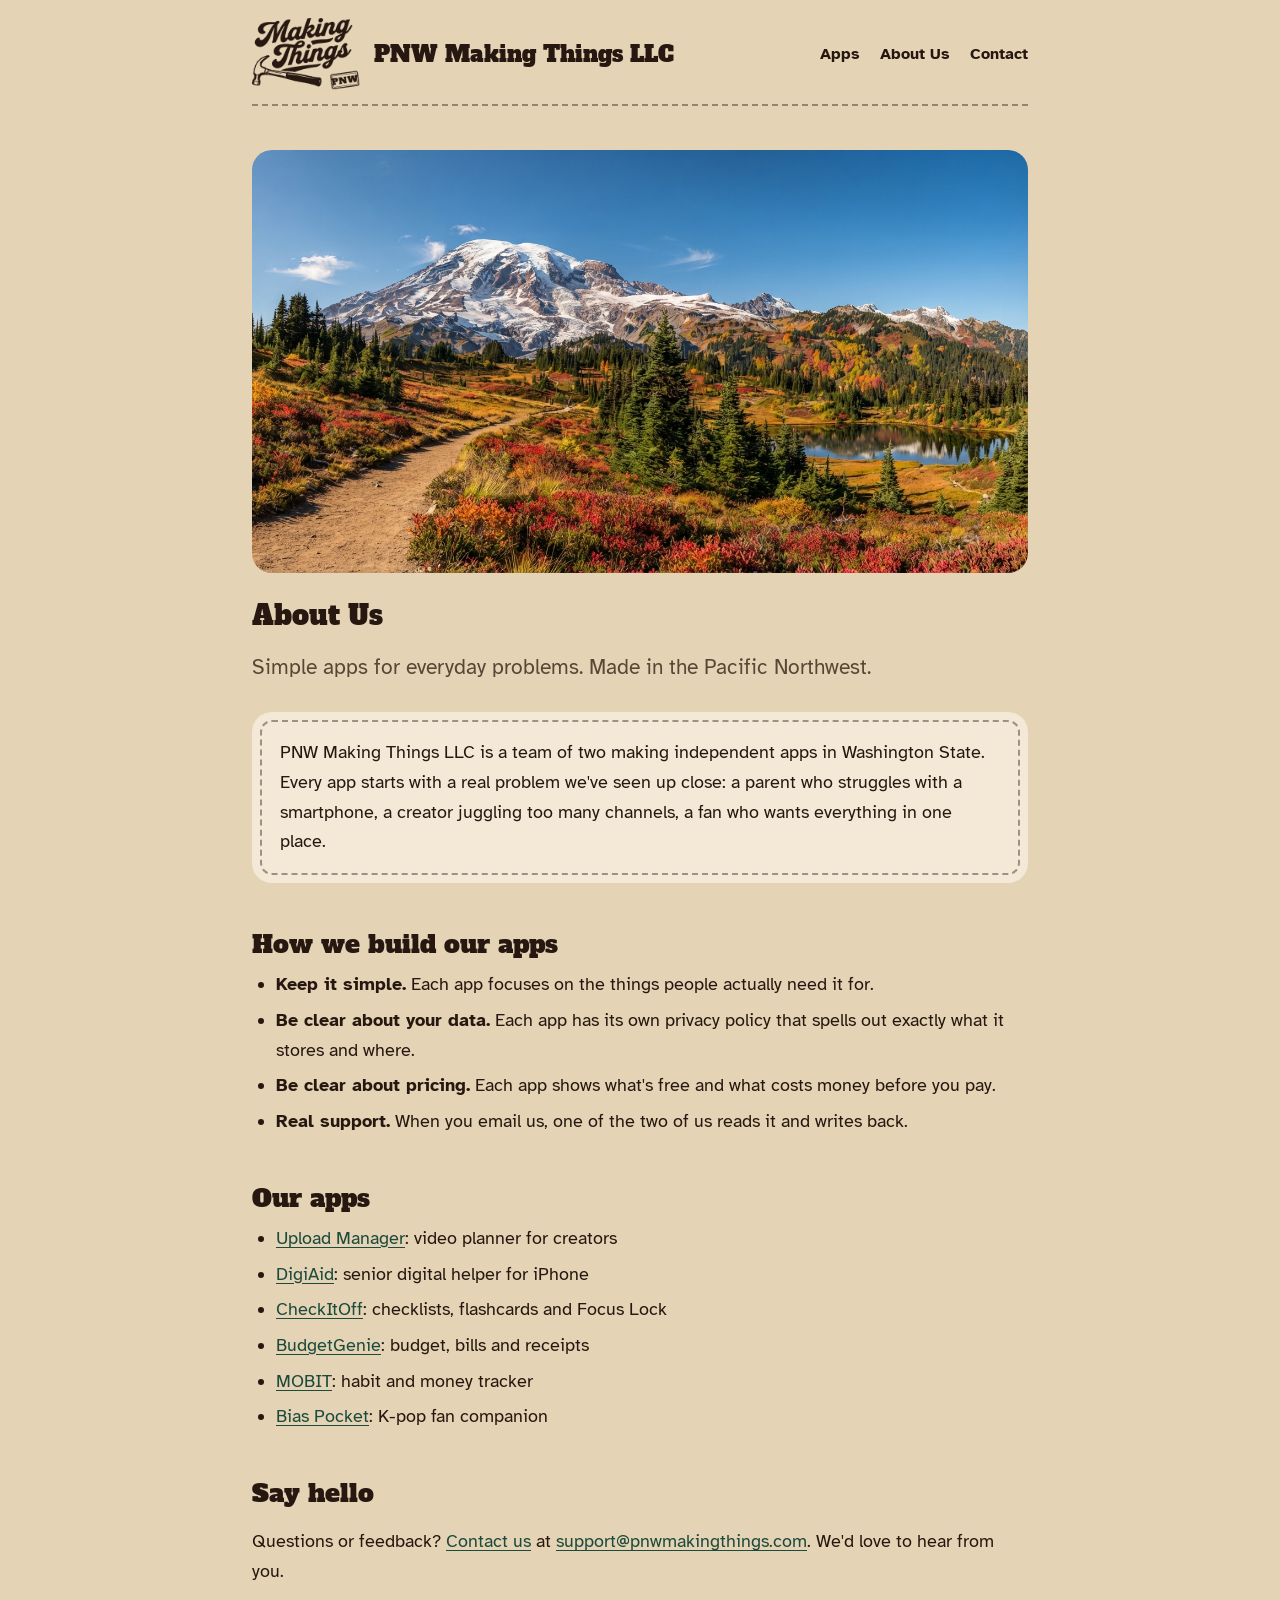
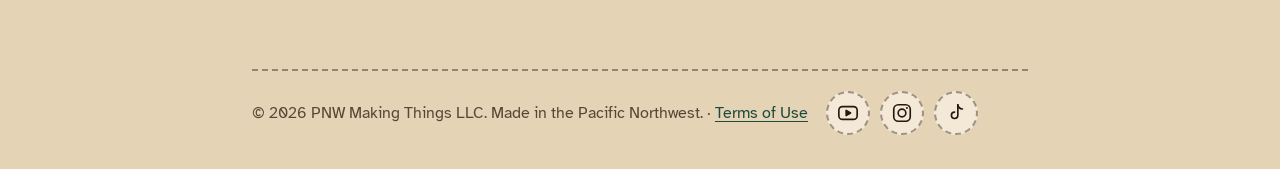
<file: about/index.html>
<!DOCTYPE html>
<html lang="en">
<head>
<meta charset="utf-8">
<meta name="viewport" content="width=device-width, initial-scale=1">
<title>About Us | PNW Making Things LLC</title>
<meta name="description" content="About PNW Making Things LLC, an app maker in the Pacific Northwest.">
<link rel="icon" type="image/png" href="../assets/favicon.png">
<link rel="stylesheet" href="../style.css?v=5">
</head>
<body>
<div class="shell">
<header class="top">
<a class="brand" href="../"><img src="../assets/logo.png" alt="" width="520" height="354"><span>PNW Making Things LLC</span></a>
<nav aria-label="Site"><a href="../#apps">Apps</a><a href="../about/">About Us</a><a href="../contact/">Contact</a></nav>
</header>
<main>
<article class="policy">
<img src="../assets/Gemini_Generated_Image_dl5glbdl5glbdl5g.jpg" alt="A trail below Mount Rainier in fall colors" style="display:block;width:100%;height:auto;border-radius:20px;margin:0 0 28px">
<h1>About Us</h1>
<p class="lead">Simple apps for everyday problems. Made in the Pacific Northwest.</p>
<div class="patch" style="margin-top:28px">
<p style="margin:0">PNW Making Things LLC is a team of two making independent apps in Washington State. Every app starts with a real problem we've seen up close: a parent who struggles with a smartphone, a creator juggling too many channels, a fan who wants everything in one place.</p>
</div>
<h2>How we build our apps</h2>
<ul>
<li><strong>Keep it simple.</strong> Each app focuses on the things people actually need it for.</li>
<li><strong>Be clear about your data.</strong> Each app has its own privacy policy that spells out exactly what it stores and where.</li>
<li><strong>Be clear about pricing.</strong> Each app shows what's free and what costs money before you pay.</li>
<li><strong>Real support.</strong> When you email us, one of the two of us reads it and writes back.</li>
</ul>
<h2>Our apps</h2>
<ul>
<li><a href="../upload-manager/">Upload Manager</a>: video planner for creators</li>
<li><a href="../digiaid/">DigiAid</a>: senior digital helper for iPhone</li>
<li><a href="../checkitoff/">CheckItOff</a>: checklists, flashcards and Focus Lock</li>
<li><a href="../budgetgenie/">BudgetGenie</a>: budget, bills and receipts</li>
<li><a href="../mobit/">MOBIT</a>: habit and money tracker</li>
<li><a href="../bias-pocket/">Bias Pocket</a>: K-pop fan companion</li>
</ul>
<h2>Say hello</h2>
<p>Questions or feedback? <a href="../contact/">Contact us</a> at <a href="mailto:support@pnwmakingthings.com">support@pnwmakingthings.com</a>. We'd love to hear from you.</p>
</article>
</main>
<footer><span>&copy; 2026 PNW Making Things LLC. Made in the Pacific Northwest. &middot; <a href="../terms/">Terms of Use</a></span>
<ul class="social" aria-label="Follow us">
<li><a href="https://www.youtube.com/@PNWMakingThings" target="_blank" rel="noopener" aria-label="PNW Making Things LLC on YouTube"><svg viewBox="0 0 24 24" width="22" height="22" aria-hidden="true" fill="none" stroke="currentColor" stroke-width="1.8" stroke-linejoin="round"><rect x="2" y="5" width="20" height="14" rx="4"/><path d="M10 9.2v5.6l4.8-2.8z" fill="currentColor"/></svg></a></li>
<li><a href="https://www.instagram.com/pnwmakingthings/" target="_blank" rel="noopener" aria-label="PNW Making Things LLC on Instagram"><svg viewBox="0 0 24 24" width="22" height="22" aria-hidden="true" fill="none" stroke="currentColor" stroke-width="1.8"><rect x="3" y="3" width="18" height="18" rx="5"/><circle cx="12" cy="12" r="4.2"/><circle cx="17.4" cy="6.6" r="1.1" fill="currentColor" stroke="none"/></svg></a></li>
<li><a href="https://www.tiktok.com/@pnwmakingthings" target="_blank" rel="noopener" aria-label="PNW Making Things LLC on TikTok"><svg viewBox="0 0 24 24" width="22" height="22" aria-hidden="true" fill="none" stroke="currentColor" stroke-width="1.8" stroke-linecap="round" stroke-linejoin="round"><path d="M14 3v11.5a3.5 3.5 0 1 1-3.5-3.5"/><path d="M14 3c.4 2.6 2.2 4.4 5 4.6"/></svg></a></li>
</ul>
</footer>
</div>
</body>
</html>
</file>
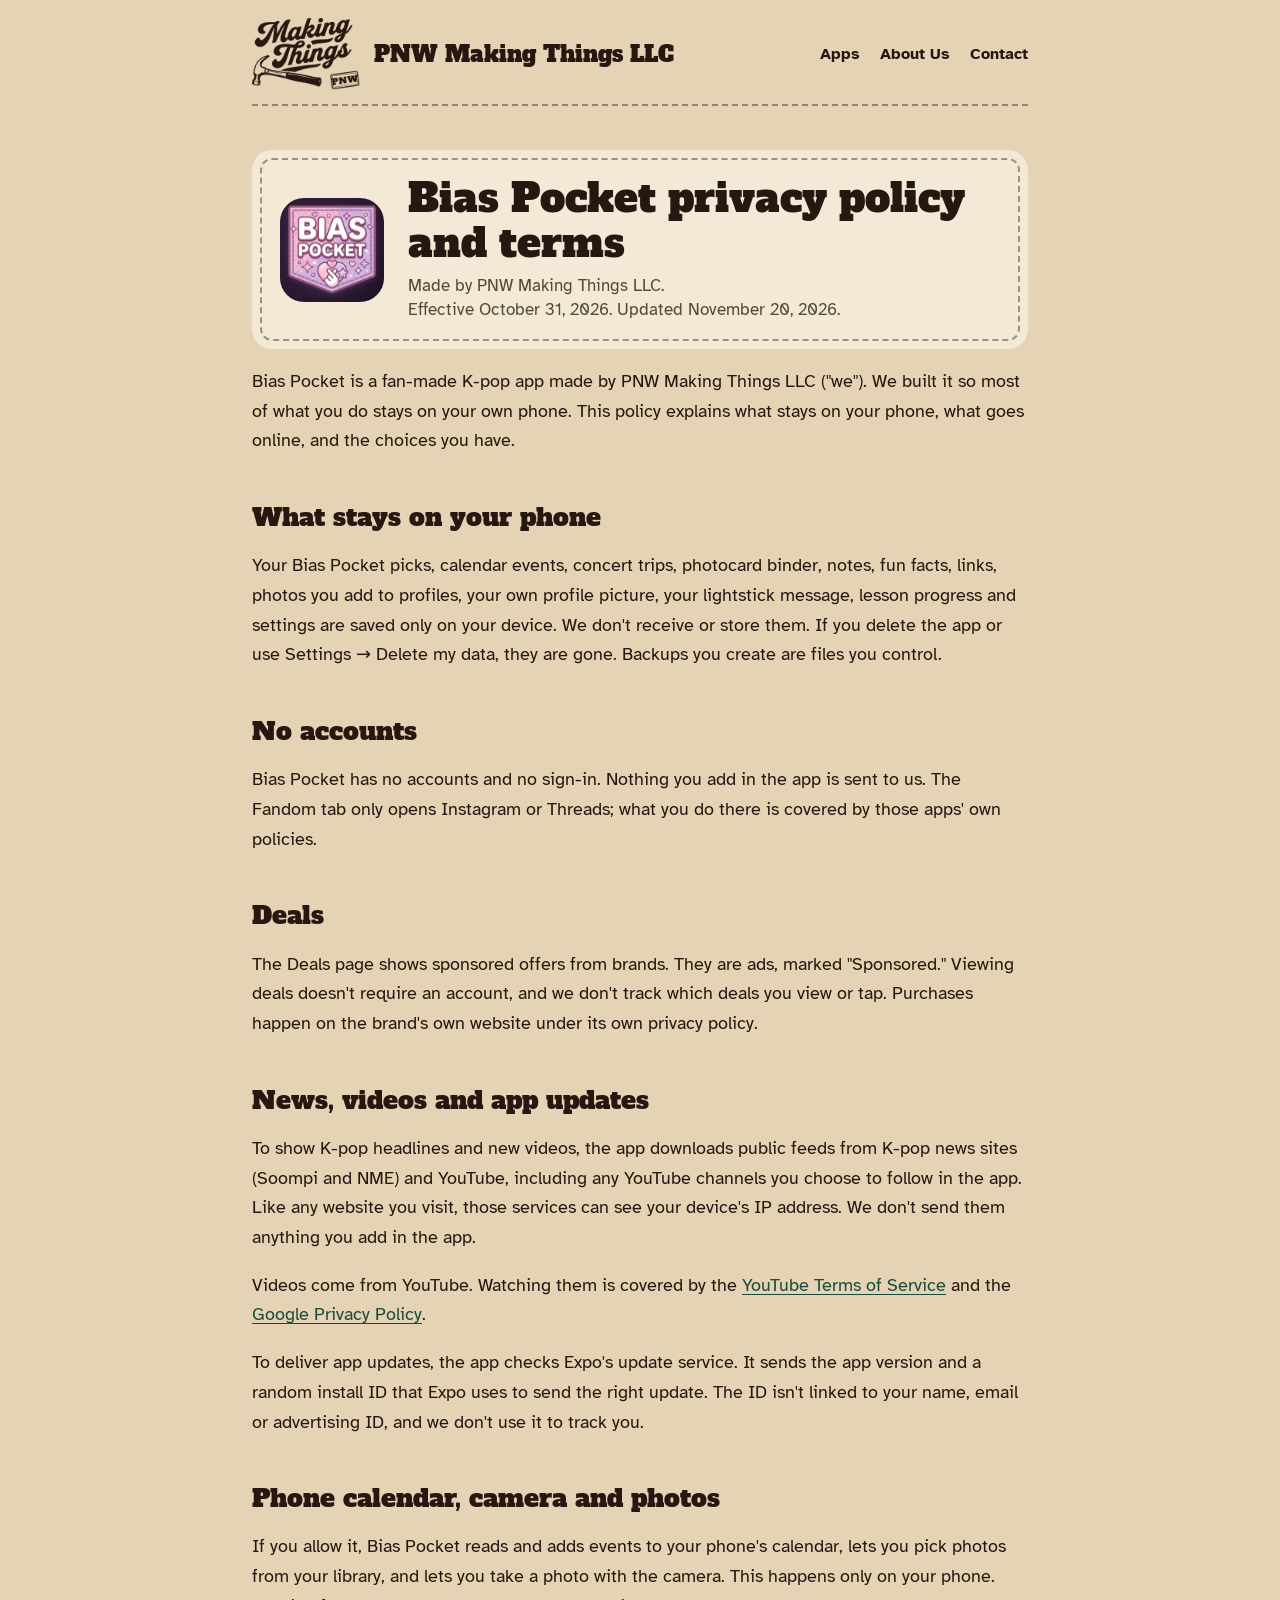
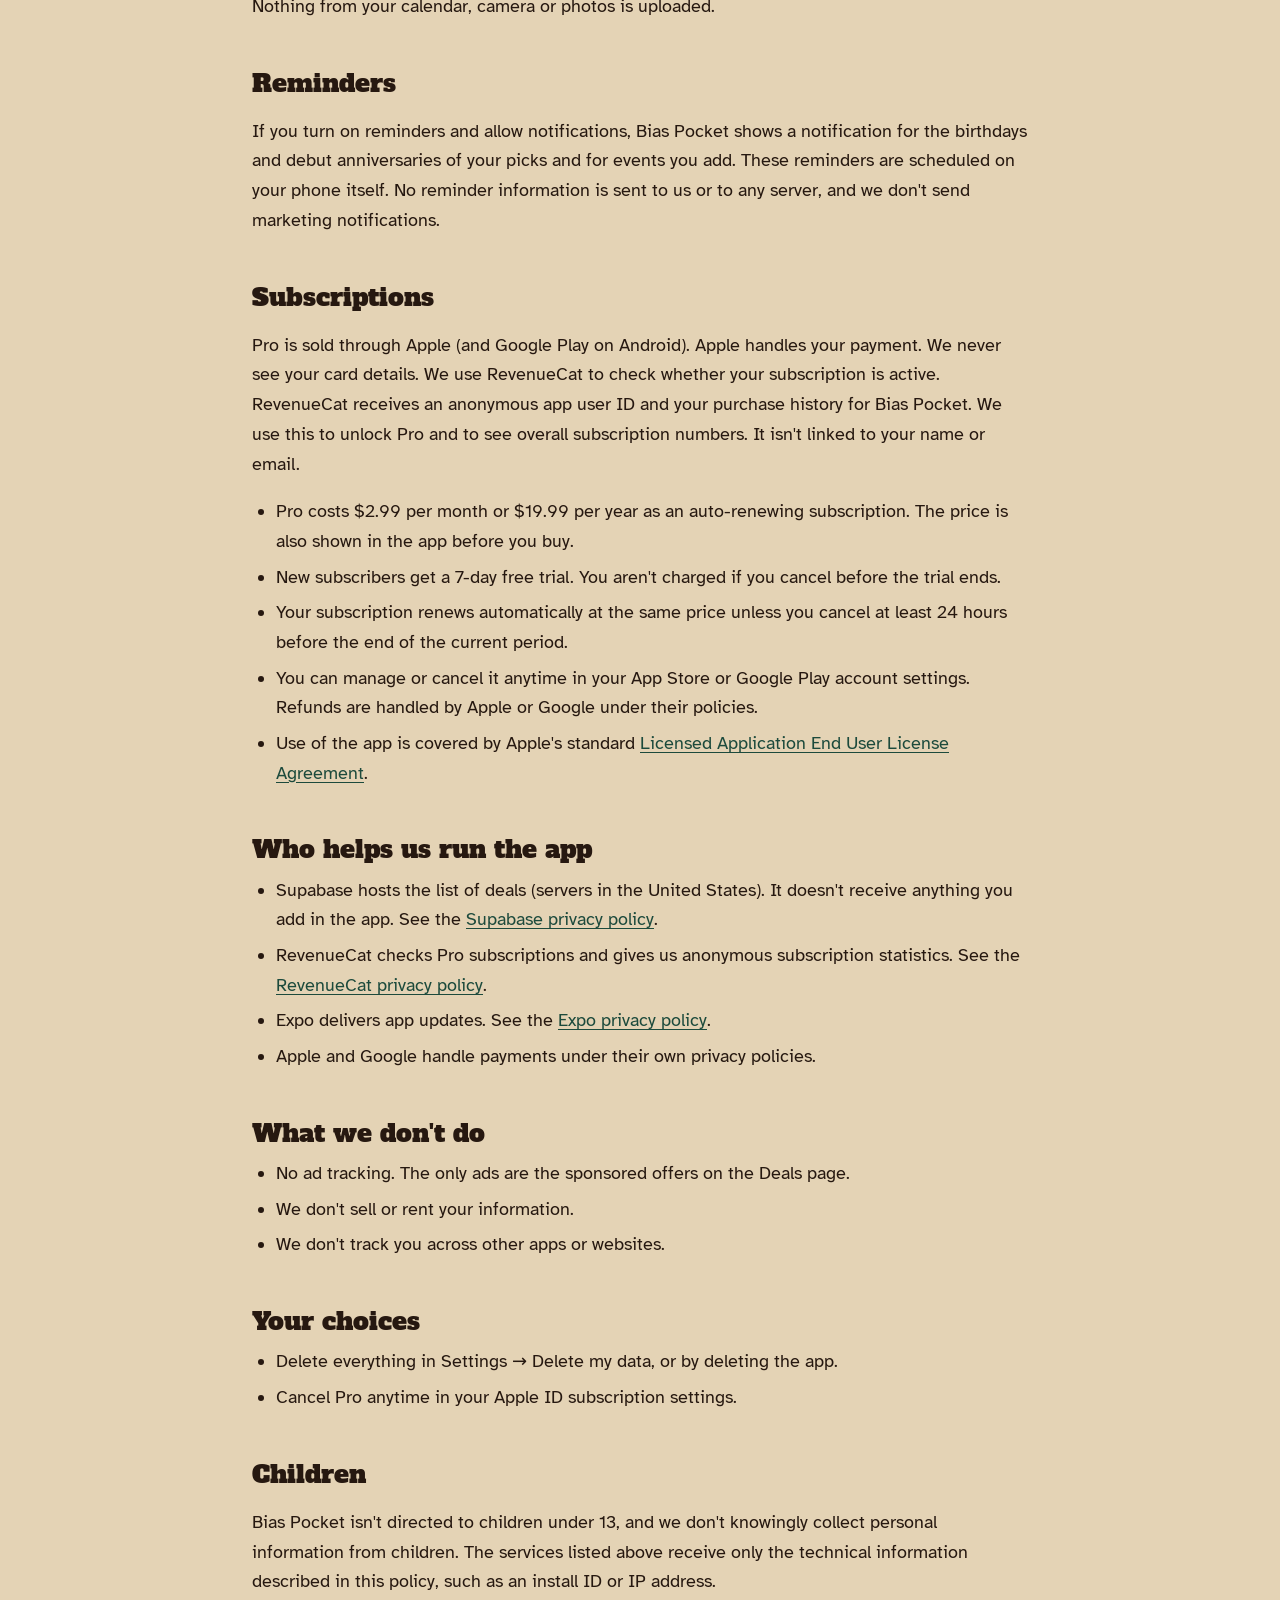
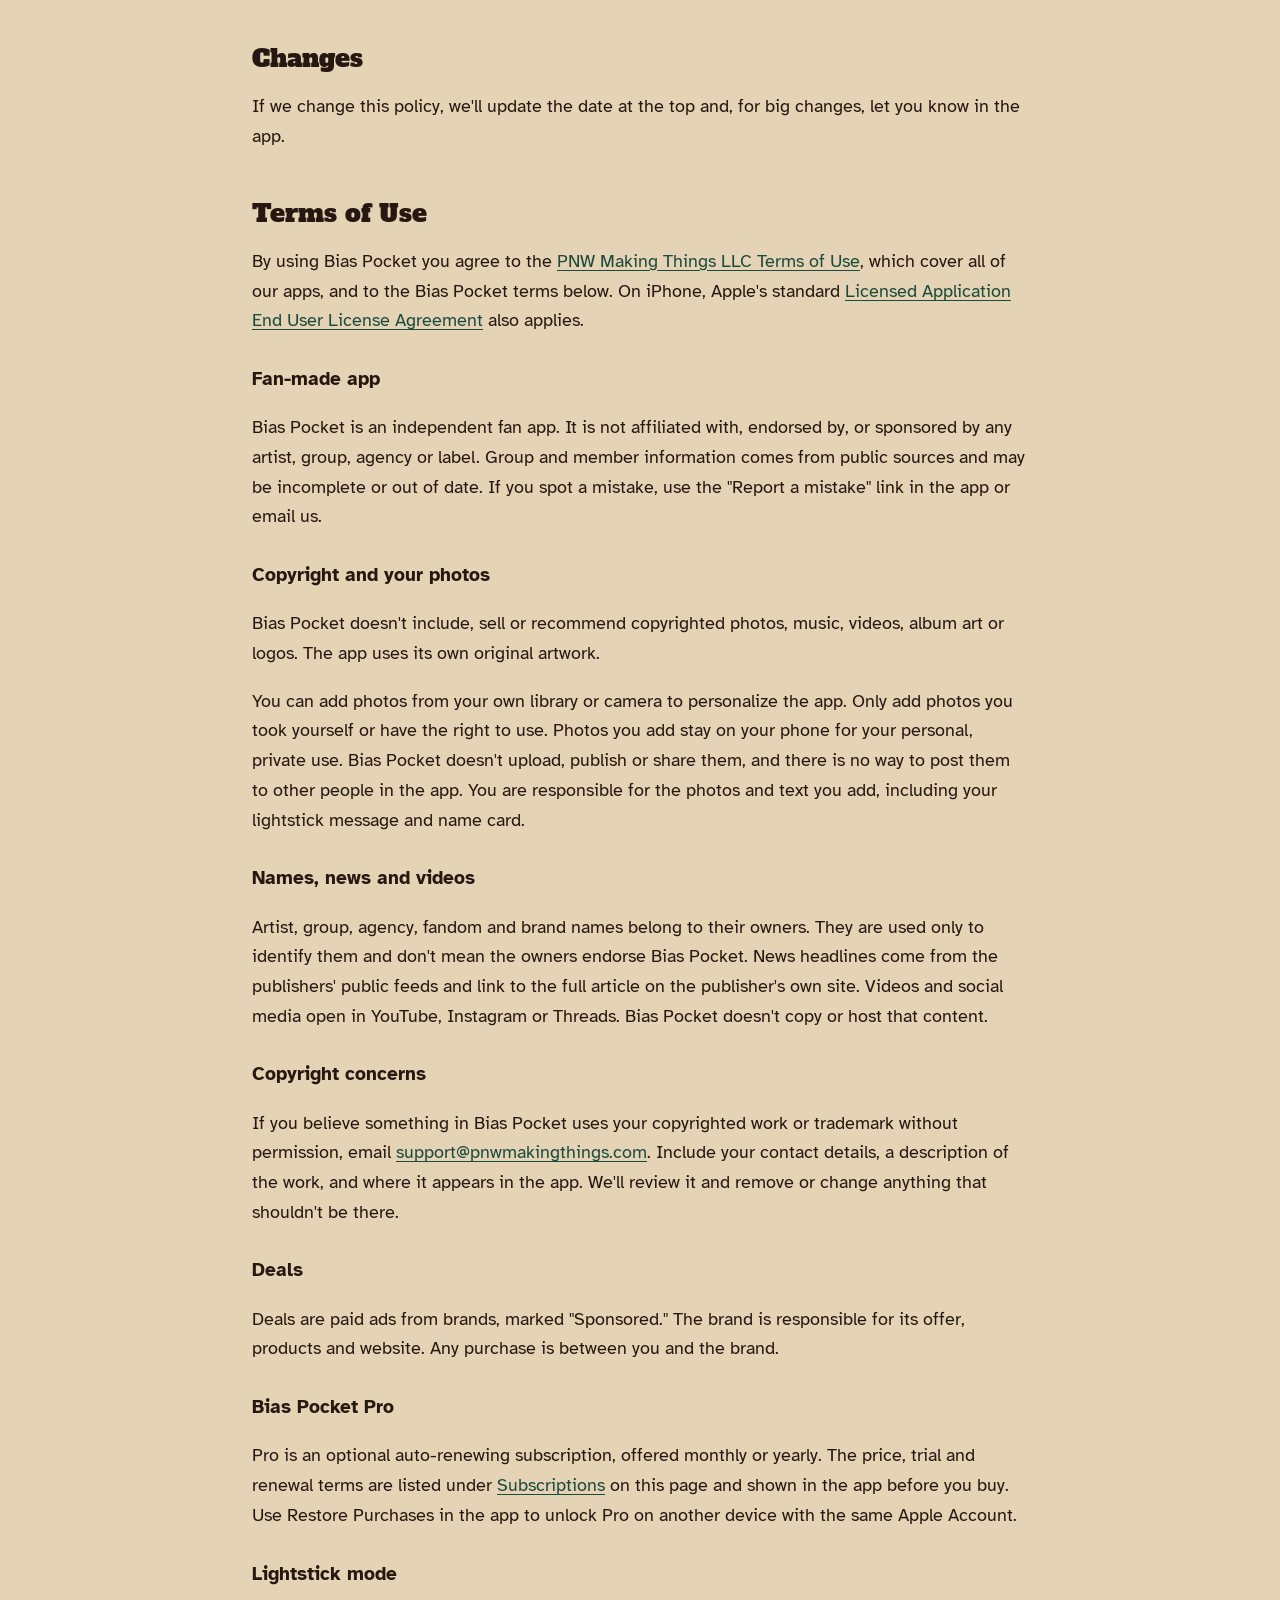
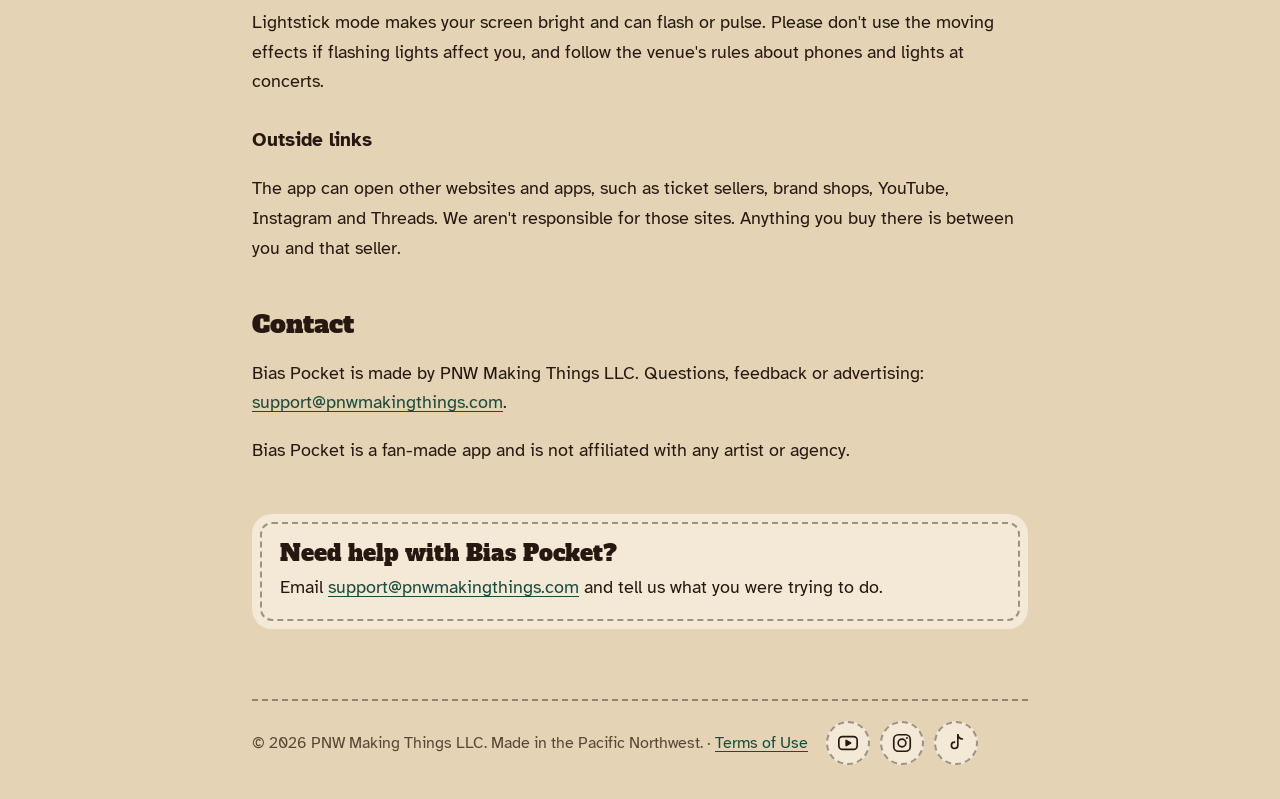
<file: bias-pocket/index.html>
<!DOCTYPE html>
<html lang="en">
<head>
<meta charset="utf-8">
<meta name="viewport" content="width=device-width, initial-scale=1">
<title>Bias Pocket Privacy Policy | PNW Making Things LLC</title>
<meta name="description" content="Privacy policy for Bias Pocket by PNW Making Things LLC.">
<link rel="icon" type="image/png" href="../assets/favicon.png">
<link rel="stylesheet" href="../style.css?v=5">
</head>
<body>
<div class="shell">
<header class="top">
<a class="brand" href="../"><img src="../assets/logo.png" alt="" width="520" height="354"><span>PNW Making Things LLC</span></a>
<nav aria-label="Site"><a href="../#apps">Apps</a><a href="../about/">About Us</a><a href="../contact/">Contact</a></nav>
</header>
<main class="">
<article class="policy">
<div class="patch phead">
<img src="../assets/bias-pocket.png" alt="Bias Pocket app icon" width="104" height="104">
<div>
<h1>Bias Pocket privacy policy and terms</h1>
<p>Made by PNW Making Things LLC.<br>Effective October 31, 2026. Updated November 20, 2026.</p>
</div>
</div>
<p>Bias Pocket is a fan-made K-pop app made by PNW Making Things LLC ("we"). We built it so most of what you do stays on your own phone. This policy explains what stays on your phone, what goes online, and the choices you have.</p>
<h2>What stays on your phone</h2>
<p>Your Bias Pocket picks, calendar events, concert trips, photocard binder, notes, fun facts, links, photos you add to profiles, your own profile picture, your lightstick message, lesson progress and settings are saved only on your device. We don't receive or store them. If you delete the app or use Settings → Delete my data, they are gone. Backups you create are files you control.</p>
<h2>No accounts</h2>
<p>Bias Pocket has no accounts and no sign-in. Nothing you add in the app is sent to us. The Fandom tab only opens Instagram or Threads; what you do there is covered by those apps' own policies.</p>
<h2>Deals</h2>
<p>The Deals page shows sponsored offers from brands. They are ads, marked "Sponsored." Viewing deals doesn't require an account, and we don't track which deals you view or tap. Purchases happen on the brand's own website under its own privacy policy.</p>
<h2>News, videos and app updates</h2>
<p>To show K-pop headlines and new videos, the app downloads public feeds from K-pop news sites (Soompi and NME) and YouTube, including any YouTube channels you choose to follow in the app. Like any website you visit, those services can see your device's IP address. We don't send them anything you add in the app.</p>
<p>Videos come from YouTube. Watching them is covered by the <a href="https://www.youtube.com/t/terms">YouTube Terms of Service</a> and the <a href="https://policies.google.com/privacy">Google Privacy Policy</a>.</p>
<p>To deliver app updates, the app checks Expo's update service. It sends the app version and a random install ID that Expo uses to send the right update. The ID isn't linked to your name, email or advertising ID, and we don't use it to track you.</p>
<h2>Phone calendar, camera and photos</h2>
<p>If you allow it, Bias Pocket reads and adds events to your phone's calendar, lets you pick photos from your library, and lets you take a photo with the camera. This happens only on your phone. Nothing from your calendar, camera or photos is uploaded.</p>
<h2>Reminders</h2>
<p>If you turn on reminders and allow notifications, Bias Pocket shows a notification for the birthdays and debut anniversaries of your picks and for events you add. These reminders are scheduled on your phone itself. No reminder information is sent to us or to any server, and we don't send marketing notifications.</p>
<h2 id="subscriptions">Subscriptions</h2>
<p>Pro is sold through Apple (and Google Play on Android). Apple handles your payment. We never see your card details. We use RevenueCat to check whether your subscription is active. RevenueCat receives an anonymous app user ID and your purchase history for Bias Pocket. We use this to unlock Pro and to see overall subscription numbers. It isn't linked to your name or email.</p>
<ul>
<li>Pro costs $2.99 per month or $19.99 per year as an auto-renewing subscription. The price is also shown in the app before you buy.</li>
<li>New subscribers get a 7-day free trial. You aren't charged if you cancel before the trial ends.</li>
<li>Your subscription renews automatically at the same price unless you cancel at least 24 hours before the end of the current period.</li>
<li>You can manage or cancel it anytime in your App Store or Google Play account settings. Refunds are handled by Apple or Google under their policies.</li>
<li>Use of the app is covered by Apple's standard <a href="https://www.apple.com/legal/internet-services/itunes/dev/stdeula/">Licensed Application End User License Agreement</a>.</li>
</ul>
<h2>Who helps us run the app</h2>
<ul>
<li>Supabase hosts the list of deals (servers in the United States). It doesn't receive anything you add in the app. See the <a href="https://supabase.com/privacy">Supabase privacy policy</a>.</li>
<li>RevenueCat checks Pro subscriptions and gives us anonymous subscription statistics. See the <a href="https://www.revenuecat.com/privacy">RevenueCat privacy policy</a>.</li>
<li>Expo delivers app updates. See the <a href="https://expo.dev/privacy">Expo privacy policy</a>.</li>
<li>Apple and Google handle payments under their own privacy policies.</li>
</ul>
<h2>What we don't do</h2>
<ul>
<li>No ad tracking. The only ads are the sponsored offers on the Deals page.</li>
<li>We don't sell or rent your information.</li>
<li>We don't track you across other apps or websites.</li>
</ul>
<h2>Your choices</h2>
<ul>
<li>Delete everything in Settings → Delete my data, or by deleting the app.</li>
<li>Cancel Pro anytime in your Apple ID subscription settings.</li>
</ul>
<h2>Children</h2>
<p>Bias Pocket isn't directed to children under 13, and we don't knowingly collect personal information from children. The services listed above receive only the technical information described in this policy, such as an install ID or IP address.</p>
<h2>Changes</h2>
<p>If we change this policy, we'll update the date at the top and, for big changes, let you know in the app.</p>
<h2 id="terms">Terms of Use</h2>
<p>By using Bias Pocket you agree to the <a href="../terms/">PNW Making Things LLC Terms of Use</a>, which cover all of our apps, and to the Bias Pocket terms below. On iPhone, Apple's standard <a href="https://www.apple.com/legal/internet-services/itunes/dev/stdeula/">Licensed Application End User License Agreement</a> also applies.</p>
<h3>Fan-made app</h3>
<p>Bias Pocket is an independent fan app. It is not affiliated with, endorsed by, or sponsored by any artist, group, agency or label. Group and member information comes from public sources and may be incomplete or out of date. If you spot a mistake, use the "Report a mistake" link in the app or email us.</p>
<h3>Copyright and your photos</h3>
<p>Bias Pocket doesn't include, sell or recommend copyrighted photos, music, videos, album art or logos. The app uses its own original artwork.</p>
<p>You can add photos from your own library or camera to personalize the app. Only add photos you took yourself or have the right to use. Photos you add stay on your phone for your personal, private use. Bias Pocket doesn't upload, publish or share them, and there is no way to post them to other people in the app. You are responsible for the photos and text you add, including your lightstick message and name card.</p>
<h3>Names, news and videos</h3>
<p>Artist, group, agency, fandom and brand names belong to their owners. They are used only to identify them and don't mean the owners endorse Bias Pocket. News headlines come from the publishers' public feeds and link to the full article on the publisher's own site. Videos and social media open in YouTube, Instagram or Threads. Bias Pocket doesn't copy or host that content.</p>
<h3>Copyright concerns</h3>
<p>If you believe something in Bias Pocket uses your copyrighted work or trademark without permission, email <a href="mailto:support@pnwmakingthings.com">support@pnwmakingthings.com</a>. Include your contact details, a description of the work, and where it appears in the app. We'll review it and remove or change anything that shouldn't be there.</p>
<h3>Deals</h3>
<p>Deals are paid ads from brands, marked "Sponsored." The brand is responsible for its offer, products and website. Any purchase is between you and the brand.</p>
<h3>Bias Pocket Pro</h3>
<p>Pro is an optional auto-renewing subscription, offered monthly or yearly. The price, trial and renewal terms are listed under <a href="#subscriptions">Subscriptions</a> on this page and shown in the app before you buy. Use Restore Purchases in the app to unlock Pro on another device with the same Apple Account.</p>
<h3>Lightstick mode</h3>
<p>Lightstick mode makes your screen bright and can flash or pulse. Please don't use the moving effects if flashing lights affect you, and follow the venue's rules about phones and lights at concerts.</p>
<h3>Outside links</h3>
<p>The app can open other websites and apps, such as ticket sellers, brand shops, YouTube, Instagram and Threads. We aren't responsible for those sites. Anything you buy there is between you and that seller.</p>
<h2>Contact</h2>
<p>Bias Pocket is made by PNW Making Things LLC. Questions, feedback or advertising: <a href="mailto:support@pnwmakingthings.com">support@pnwmakingthings.com</a>.</p>
<p>Bias Pocket is a fan-made app and is not affiliated with any artist or agency.</p>
<div class="patch help">
<h2>Need help with Bias Pocket?</h2>
<p>Email <a href="mailto:support@pnwmakingthings.com">support@pnwmakingthings.com</a> and tell us what you were trying to do.</p>
</div>
</article>
</main>
<footer><span>&copy; 2026 PNW Making Things LLC. Made in the Pacific Northwest. &middot; <a href="../terms/">Terms of Use</a></span>
<ul class="social" aria-label="Follow us">
<li><a href="https://www.youtube.com/@PNWMakingThings" target="_blank" rel="noopener" aria-label="PNW Making Things LLC on YouTube"><svg viewBox="0 0 24 24" width="22" height="22" aria-hidden="true" fill="none" stroke="currentColor" stroke-width="1.8" stroke-linejoin="round"><rect x="2" y="5" width="20" height="14" rx="4"/><path d="M10 9.2v5.6l4.8-2.8z" fill="currentColor"/></svg></a></li>
<li><a href="https://www.instagram.com/pnwmakingthings/" target="_blank" rel="noopener" aria-label="PNW Making Things LLC on Instagram"><svg viewBox="0 0 24 24" width="22" height="22" aria-hidden="true" fill="none" stroke="currentColor" stroke-width="1.8"><rect x="3" y="3" width="18" height="18" rx="5"/><circle cx="12" cy="12" r="4.2"/><circle cx="17.4" cy="6.6" r="1.1" fill="currentColor" stroke="none"/></svg></a></li>
<li><a href="https://www.tiktok.com/@pnwmakingthings" target="_blank" rel="noopener" aria-label="PNW Making Things LLC on TikTok"><svg viewBox="0 0 24 24" width="22" height="22" aria-hidden="true" fill="none" stroke="currentColor" stroke-width="1.8" stroke-linecap="round" stroke-linejoin="round"><path d="M14 3v11.5a3.5 3.5 0 1 1-3.5-3.5"/><path d="M14 3c.4 2.6 2.2 4.4 5 4.6"/></svg></a></li>
</ul>
</footer>
</div>
</body>
</html>
</file>
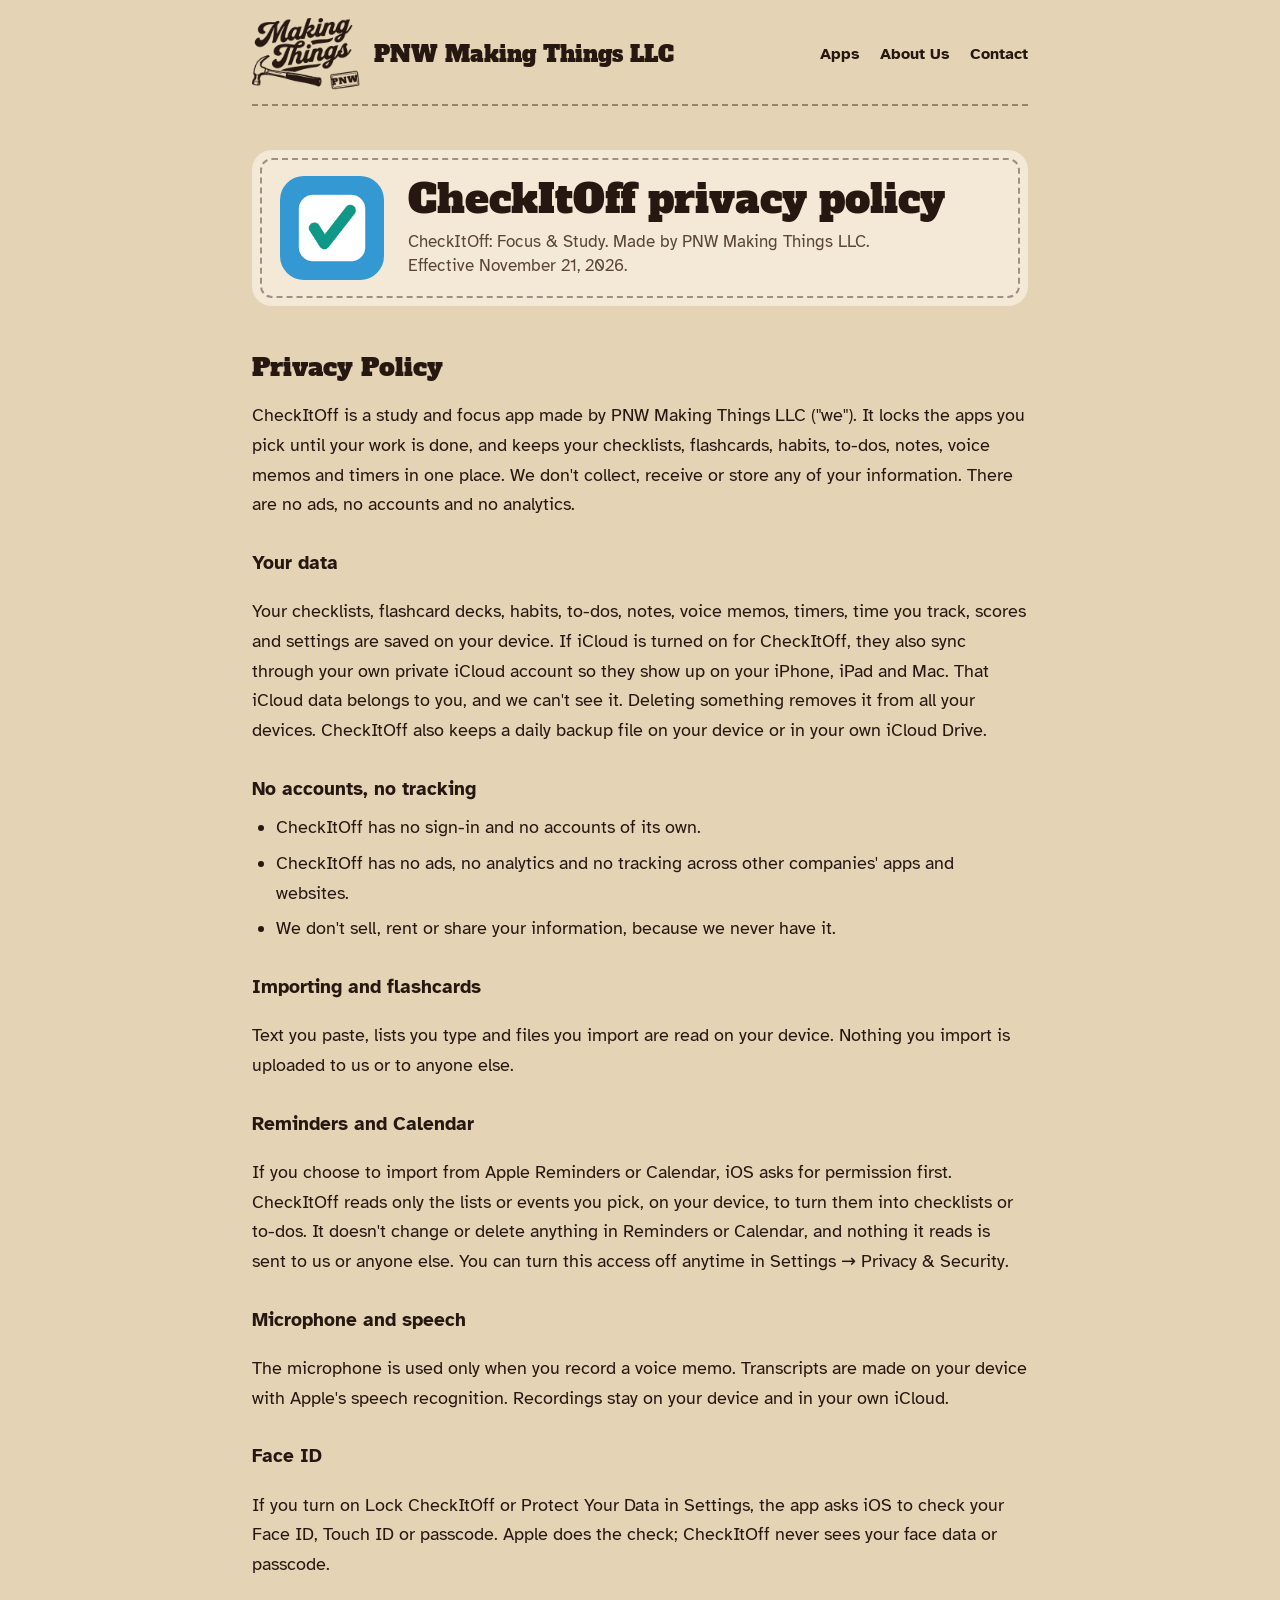
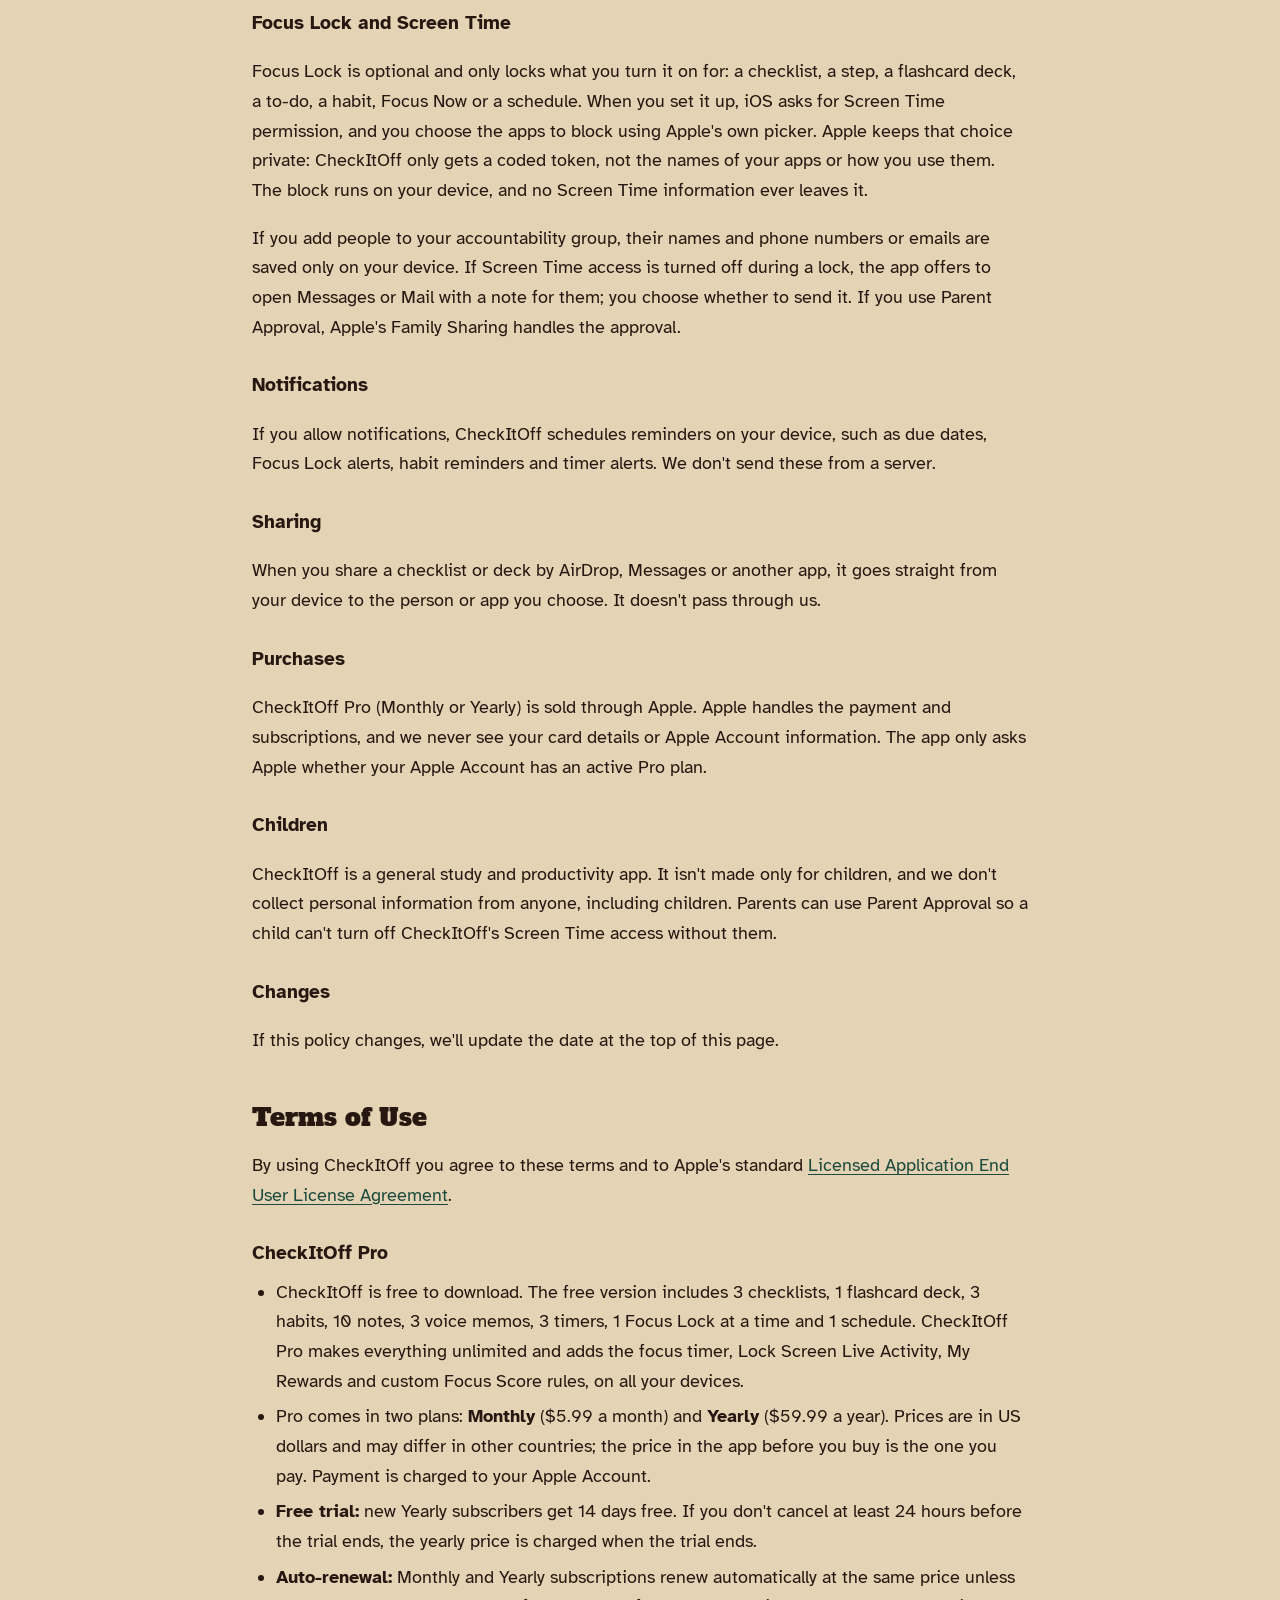
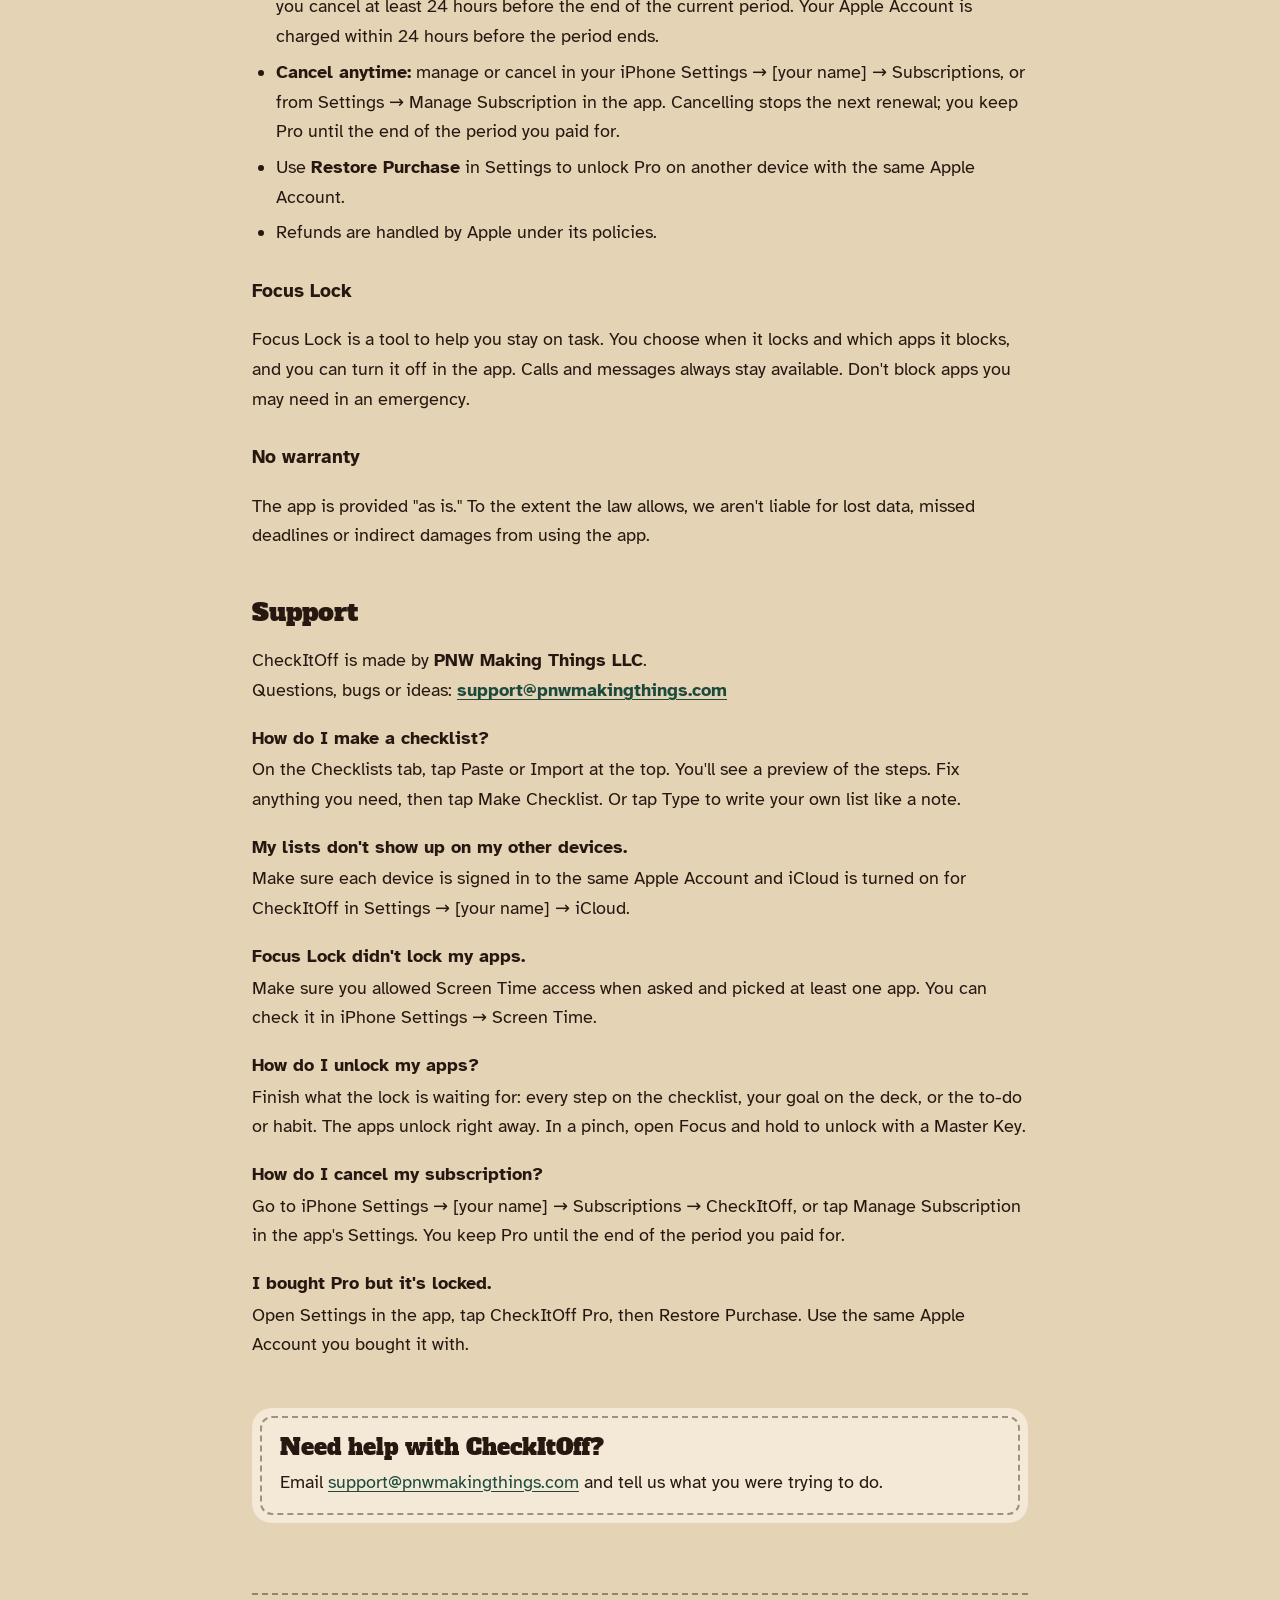
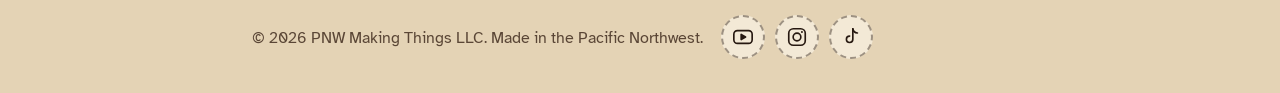
<file: checkitoff/index.html>
<!DOCTYPE html>
<html lang="en">
<head>
<meta charset="utf-8">
<meta name="viewport" content="width=device-width, initial-scale=1">
<title>CheckItOff Privacy Policy | PNW Making Things LLC</title>
<meta name="description" content="Privacy policy, terms and support for CheckItOff: Focus &amp; Study by PNW Making Things LLC.">
<link rel="icon" type="image/png" href="../assets/favicon.png">
<link rel="stylesheet" href="../style.css?v=5">
</head>
<body>
<div class="shell">
<header class="top">
<a class="brand" href="../"><img src="../assets/logo.png" alt="" width="520" height="354"><span>PNW Making Things LLC</span></a>
<nav aria-label="Site"><a href="../#apps">Apps</a><a href="../about/">About Us</a><a href="../contact/">Contact</a></nav>
</header>
<main class="">
<article class="policy">
<div class="patch phead">
<img src="../assets/checkitoff.png" alt="CheckItOff app icon" width="104" height="104">
<div>
<h1>CheckItOff privacy policy</h1>
<p>CheckItOff: Focus &amp; Study. Made by PNW Making Things LLC.<br>Effective November 21, 2026.</p>
</div>
</div>
<h2 id="privacy">Privacy Policy</h2>
<p>CheckItOff is a study and focus app made by PNW Making Things LLC ("we"). It locks the apps you pick until your work is done, and keeps your checklists, flashcards, habits, to-dos, notes, voice memos and timers in one place. We don't collect, receive or store any of your information. There are no ads, no accounts and no analytics.</p>

<h3>Your data</h3>
<p>Your checklists, flashcard decks, habits, to-dos, notes, voice memos, timers, time you track, scores and settings are saved on your device. If iCloud is turned on for CheckItOff, they also sync through your own private iCloud account so they show up on your iPhone, iPad and Mac. That iCloud data belongs to you, and we can't see it. Deleting something removes it from all your devices. CheckItOff also keeps a daily backup file on your device or in your own iCloud Drive.</p>

<h3>No accounts, no tracking</h3>
<ul>
  <li>CheckItOff has no sign-in and no accounts of its own.</li>
  <li>CheckItOff has no ads, no analytics and no tracking across other companies' apps and websites.</li>
  <li>We don't sell, rent or share your information, because we never have it.</li>
</ul>

<h3>Importing and flashcards</h3>
<p>Text you paste, lists you type and files you import are read on your device. Nothing you import is uploaded to us or to anyone else.</p>

<h3>Reminders and Calendar</h3>
<p>If you choose to import from Apple Reminders or Calendar, iOS asks for permission first. CheckItOff reads only the lists or events you pick, on your device, to turn them into checklists or to-dos. It doesn't change or delete anything in Reminders or Calendar, and nothing it reads is sent to us or anyone else. You can turn this access off anytime in Settings → Privacy &amp; Security.</p>

<h3>Microphone and speech</h3>
<p>The microphone is used only when you record a voice memo. Transcripts are made on your device with Apple's speech recognition. Recordings stay on your device and in your own iCloud.</p>

<h3>Face ID</h3>
<p>If you turn on Lock CheckItOff or Protect Your Data in Settings, the app asks iOS to check your Face ID, Touch ID or passcode. Apple does the check; CheckItOff never sees your face data or passcode.</p>

<h3>Focus Lock and Screen Time</h3>
<p>Focus Lock is optional and only locks what you turn it on for: a checklist, a step, a flashcard deck, a to-do, a habit, Focus Now or a schedule. When you set it up, iOS asks for Screen Time permission, and you choose the apps to block using Apple's own picker. Apple keeps that choice private: CheckItOff only gets a coded token, not the names of your apps or how you use them. The block runs on your device, and no Screen Time information ever leaves it.</p>
<p>If you add people to your accountability group, their names and phone numbers or emails are saved only on your device. If Screen Time access is turned off during a lock, the app offers to open Messages or Mail with a note for them; you choose whether to send it. If you use Parent Approval, Apple's Family Sharing handles the approval.</p>

<h3>Notifications</h3>
<p>If you allow notifications, CheckItOff schedules reminders on your device, such as due dates, Focus Lock alerts, habit reminders and timer alerts. We don't send these from a server.</p>

<h3>Sharing</h3>
<p>When you share a checklist or deck by AirDrop, Messages or another app, it goes straight from your device to the person or app you choose. It doesn't pass through us.</p>

<h3>Purchases</h3>
<p>CheckItOff Pro (Monthly or Yearly) is sold through Apple. Apple handles the payment and subscriptions, and we never see your card details or Apple Account information. The app only asks Apple whether your Apple Account has an active Pro plan.</p>

<h3>Children</h3>
<p>CheckItOff is a general study and productivity app. It isn't made only for children, and we don't collect personal information from anyone, including children. Parents can use Parent Approval so a child can't turn off CheckItOff's Screen Time access without them.</p>

<h3>Changes</h3>
<p>If this policy changes, we'll update the date at the top of this page.</p>

<h2 id="terms">Terms of Use</h2>
<p>By using CheckItOff you agree to these terms and to Apple's standard <a href="https://www.apple.com/legal/internet-services/itunes/dev/stdeula/" target="_blank" rel="noopener">Licensed Application End User License Agreement</a>.</p>
<h3>CheckItOff Pro</h3>
<ul>
  <li>CheckItOff is free to download. The free version includes 3 checklists, 1 flashcard deck, 3 habits, 10 notes, 3 voice memos, 3 timers, 1 Focus Lock at a time and 1 schedule. CheckItOff Pro makes everything unlimited and adds the focus timer, Lock Screen Live Activity, My Rewards and custom Focus Score rules, on all your devices.</li>
  <li>Pro comes in two plans: <b>Monthly</b> ($5.99 a month) and <b>Yearly</b> ($59.99 a year). Prices are in US dollars and may differ in other countries; the price in the app before you buy is the one you pay. Payment is charged to your Apple Account.</li>
  <li><b>Free trial:</b> new Yearly subscribers get 14 days free. If you don't cancel at least 24 hours before the trial ends, the yearly price is charged when the trial ends.</li>
  <li><b>Auto-renewal:</b> Monthly and Yearly subscriptions renew automatically at the same price unless you cancel at least 24 hours before the end of the current period. Your Apple Account is charged within 24 hours before the period ends.</li>
  <li><b>Cancel anytime:</b> manage or cancel in your iPhone Settings → [your name] → Subscriptions, or from Settings → Manage Subscription in the app. Cancelling stops the next renewal; you keep Pro until the end of the period you paid for.</li>
  <li>Use <b>Restore Purchase</b> in Settings to unlock Pro on another device with the same Apple Account.</li>
  <li>Refunds are handled by Apple under its policies.</li>
</ul>
<h3>Focus Lock</h3>
<p>Focus Lock is a tool to help you stay on task. You choose when it locks and which apps it blocks, and you can turn it off in the app. Calls and messages always stay available. Don't block apps you may need in an emergency.</p>
<h3>No warranty</h3>
<p>The app is provided "as is." To the extent the law allows, we aren't liable for lost data, missed deadlines or indirect damages from using the app.</p>

<h2 id="support">Support</h2>
<p>CheckItOff is made by <b>PNW Making Things LLC</b>.<br>Questions, bugs or ideas: <b><a href="mailto:support@pnwmakingthings.com">support@pnwmakingthings.com</a></b></p>
<dl class="faq">
  <dt>How do I make a checklist?</dt>
  <dd>On the Checklists tab, tap Paste or Import at the top. You'll see a preview of the steps. Fix anything you need, then tap Make Checklist. Or tap Type to write your own list like a note.</dd>
  <dt>My lists don't show up on my other devices.</dt>
  <dd>Make sure each device is signed in to the same Apple Account and iCloud is turned on for CheckItOff in Settings → [your name] → iCloud.</dd>
  <dt>Focus Lock didn't lock my apps.</dt>
  <dd>Make sure you allowed Screen Time access when asked and picked at least one app. You can check it in iPhone Settings → Screen Time.</dd>
  <dt>How do I unlock my apps?</dt>
  <dd>Finish what the lock is waiting for: every step on the checklist, your goal on the deck, or the to-do or habit. The apps unlock right away. In a pinch, open Focus and hold to unlock with a Master Key.</dd>
  <dt>How do I cancel my subscription?</dt>
  <dd>Go to iPhone Settings → [your name] → Subscriptions → CheckItOff, or tap Manage Subscription in the app's Settings. You keep Pro until the end of the period you paid for.</dd>
  <dt>I bought Pro but it's locked.</dt>
  <dd>Open Settings in the app, tap CheckItOff Pro, then Restore Purchase. Use the same Apple Account you bought it with.</dd>
</dl>

<div class="patch help">
<h2>Need help with CheckItOff?</h2>
<p>Email <a href="mailto:support@pnwmakingthings.com">support@pnwmakingthings.com</a> and tell us what you were trying to do.</p>
</div>
</article>

</main>
<footer><span>&copy; 2026 PNW Making Things LLC. Made in the Pacific Northwest.</span>
<ul class="social" aria-label="Follow us">
<li><a href="https://www.youtube.com/@PNWMakingThings" target="_blank" rel="noopener" aria-label="PNW Making Things LLC on YouTube"><svg viewBox="0 0 24 24" width="22" height="22" aria-hidden="true" fill="none" stroke="currentColor" stroke-width="1.8" stroke-linejoin="round"><rect x="2" y="5" width="20" height="14" rx="4"/><path d="M10 9.2v5.6l4.8-2.8z" fill="currentColor"/></svg></a></li>
<li><a href="https://www.instagram.com/pnwmakingthings/" target="_blank" rel="noopener" aria-label="PNW Making Things LLC on Instagram"><svg viewBox="0 0 24 24" width="22" height="22" aria-hidden="true" fill="none" stroke="currentColor" stroke-width="1.8"><rect x="3" y="3" width="18" height="18" rx="5"/><circle cx="12" cy="12" r="4.2"/><circle cx="17.4" cy="6.6" r="1.1" fill="currentColor" stroke="none"/></svg></a></li>
<li><a href="https://www.tiktok.com/@pnwmakingthings" target="_blank" rel="noopener" aria-label="PNW Making Things LLC on TikTok"><svg viewBox="0 0 24 24" width="22" height="22" aria-hidden="true" fill="none" stroke="currentColor" stroke-width="1.8" stroke-linecap="round" stroke-linejoin="round"><path d="M14 3v11.5a3.5 3.5 0 1 1-3.5-3.5"/><path d="M14 3c.4 2.6 2.2 4.4 5 4.6"/></svg></a></li>
</ul>
</footer>
</div>
</body>
</html>
</file>
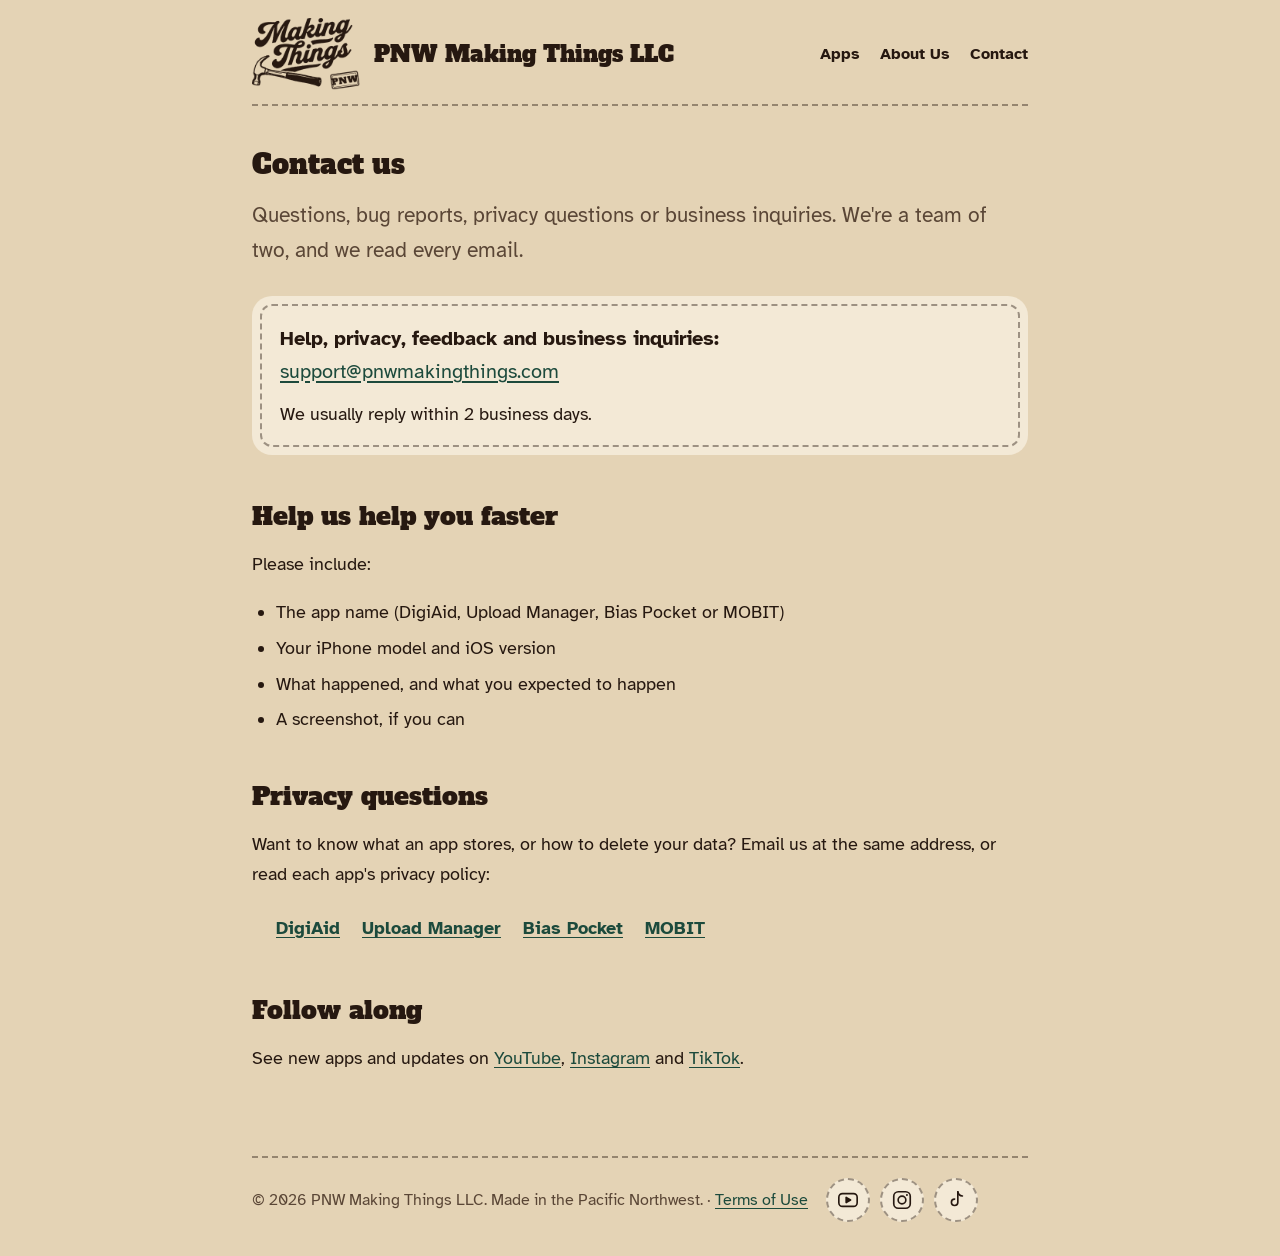
<file: contact/index.html>
<!DOCTYPE html>
<html lang="en">
<head>
<meta charset="utf-8">
<meta name="viewport" content="width=device-width, initial-scale=1">
<title>Contact | PNW Making Things LLC</title>
<meta name="description" content="Contact PNW Making Things LLC for app support and privacy questions.">
<link rel="icon" type="image/png" href="../assets/favicon.png">
<link rel="stylesheet" href="../style.css?v=5">
</head>
<body>
<div class="shell">
<header class="top">
<a class="brand" href="../"><img src="../assets/logo.png" alt="" width="520" height="354"><span>PNW Making Things LLC</span></a>
<nav aria-label="Site"><a href="../#apps">Apps</a><a href="../about/">About Us</a><a href="../contact/">Contact</a></nav>
</header>
<main>
<article class="policy">
<h1>Contact us</h1>
<p class="lead">Questions, bug reports, privacy questions or business inquiries. We're a team of two, and we read every email.</p>
<div class="patch" style="margin-top:28px">
<p style="margin:0;font-size:20px"><strong>Help, privacy, feedback and business inquiries:</strong> <a href="mailto:support@pnwmakingthings.com">support@pnwmakingthings.com</a></p>
<p style="margin:12px 0 0">We usually reply within 2 business days.</p>
</div>
<h2>Help us help you faster</h2>
<p>Please include:</p>
<ul>
<li>The app name (DigiAid, Upload Manager, Bias Pocket or MOBIT)</li>
<li>Your iPhone model and iOS version</li>
<li>What happened, and what you expected to happen</li>
<li>A screenshot, if you can</li>
</ul>
<h2>Privacy questions</h2>
<p>Want to know what an app stores, or how to delete your data? Email us at the same address, or read each app's privacy policy:</p>
<ul class="others">
<li><a href="../digiaid/">DigiAid</a></li>
<li><a href="../upload-manager/">Upload Manager</a></li>
<li><a href="../bias-pocket/">Bias Pocket</a></li>
<li><a href="../mobit/">MOBIT</a></li>
</ul>
<h2>Follow along</h2>
<p>See new apps and updates on <a href="https://www.youtube.com/@PNWMakingThings" target="_blank" rel="noopener">YouTube</a>, <a href="https://www.instagram.com/pnwmakingthings/" target="_blank" rel="noopener">Instagram</a> and <a href="https://www.tiktok.com/@pnwmakingthings" target="_blank" rel="noopener">TikTok</a>.</p>
</article>
</main>
<footer><span>&copy; 2026 PNW Making Things LLC. Made in the Pacific Northwest. &middot; <a href="../terms/">Terms of Use</a></span>
<ul class="social" aria-label="Follow us">
<li><a href="https://www.youtube.com/@PNWMakingThings" target="_blank" rel="noopener" aria-label="PNW Making Things LLC on YouTube"><svg viewBox="0 0 24 24" width="22" height="22" aria-hidden="true" fill="none" stroke="currentColor" stroke-width="1.8" stroke-linejoin="round"><rect x="2" y="5" width="20" height="14" rx="4"/><path d="M10 9.2v5.6l4.8-2.8z" fill="currentColor"/></svg></a></li>
<li><a href="https://www.instagram.com/pnwmakingthings/" target="_blank" rel="noopener" aria-label="PNW Making Things LLC on Instagram"><svg viewBox="0 0 24 24" width="22" height="22" aria-hidden="true" fill="none" stroke="currentColor" stroke-width="1.8"><rect x="3" y="3" width="18" height="18" rx="5"/><circle cx="12" cy="12" r="4.2"/><circle cx="17.4" cy="6.6" r="1.1" fill="currentColor" stroke="none"/></svg></a></li>
<li><a href="https://www.tiktok.com/@pnwmakingthings" target="_blank" rel="noopener" aria-label="PNW Making Things LLC on TikTok"><svg viewBox="0 0 24 24" width="22" height="22" aria-hidden="true" fill="none" stroke="currentColor" stroke-width="1.8" stroke-linecap="round" stroke-linejoin="round"><path d="M14 3v11.5a3.5 3.5 0 1 1-3.5-3.5"/><path d="M14 3c.4 2.6 2.2 4.4 5 4.6"/></svg></a></li>
</ul>
</footer>
</div>
</body>
</html>
</file>
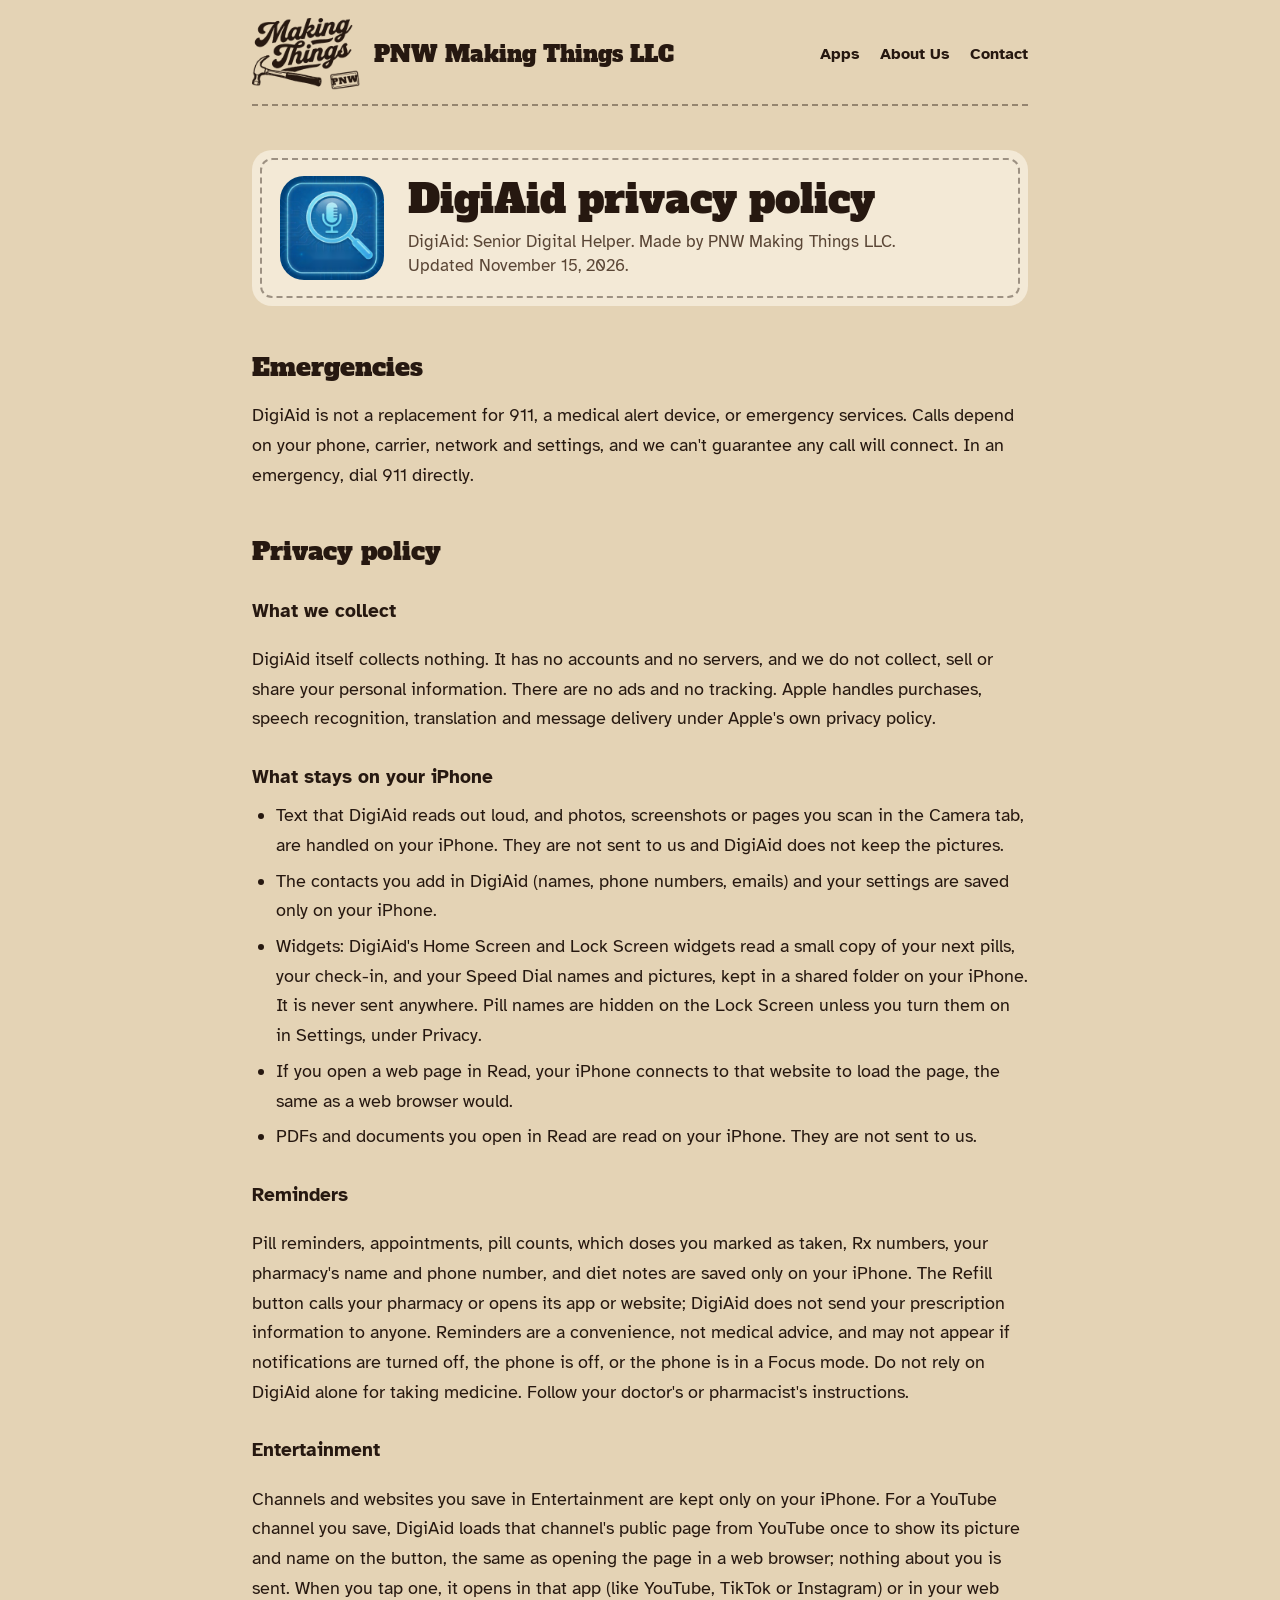
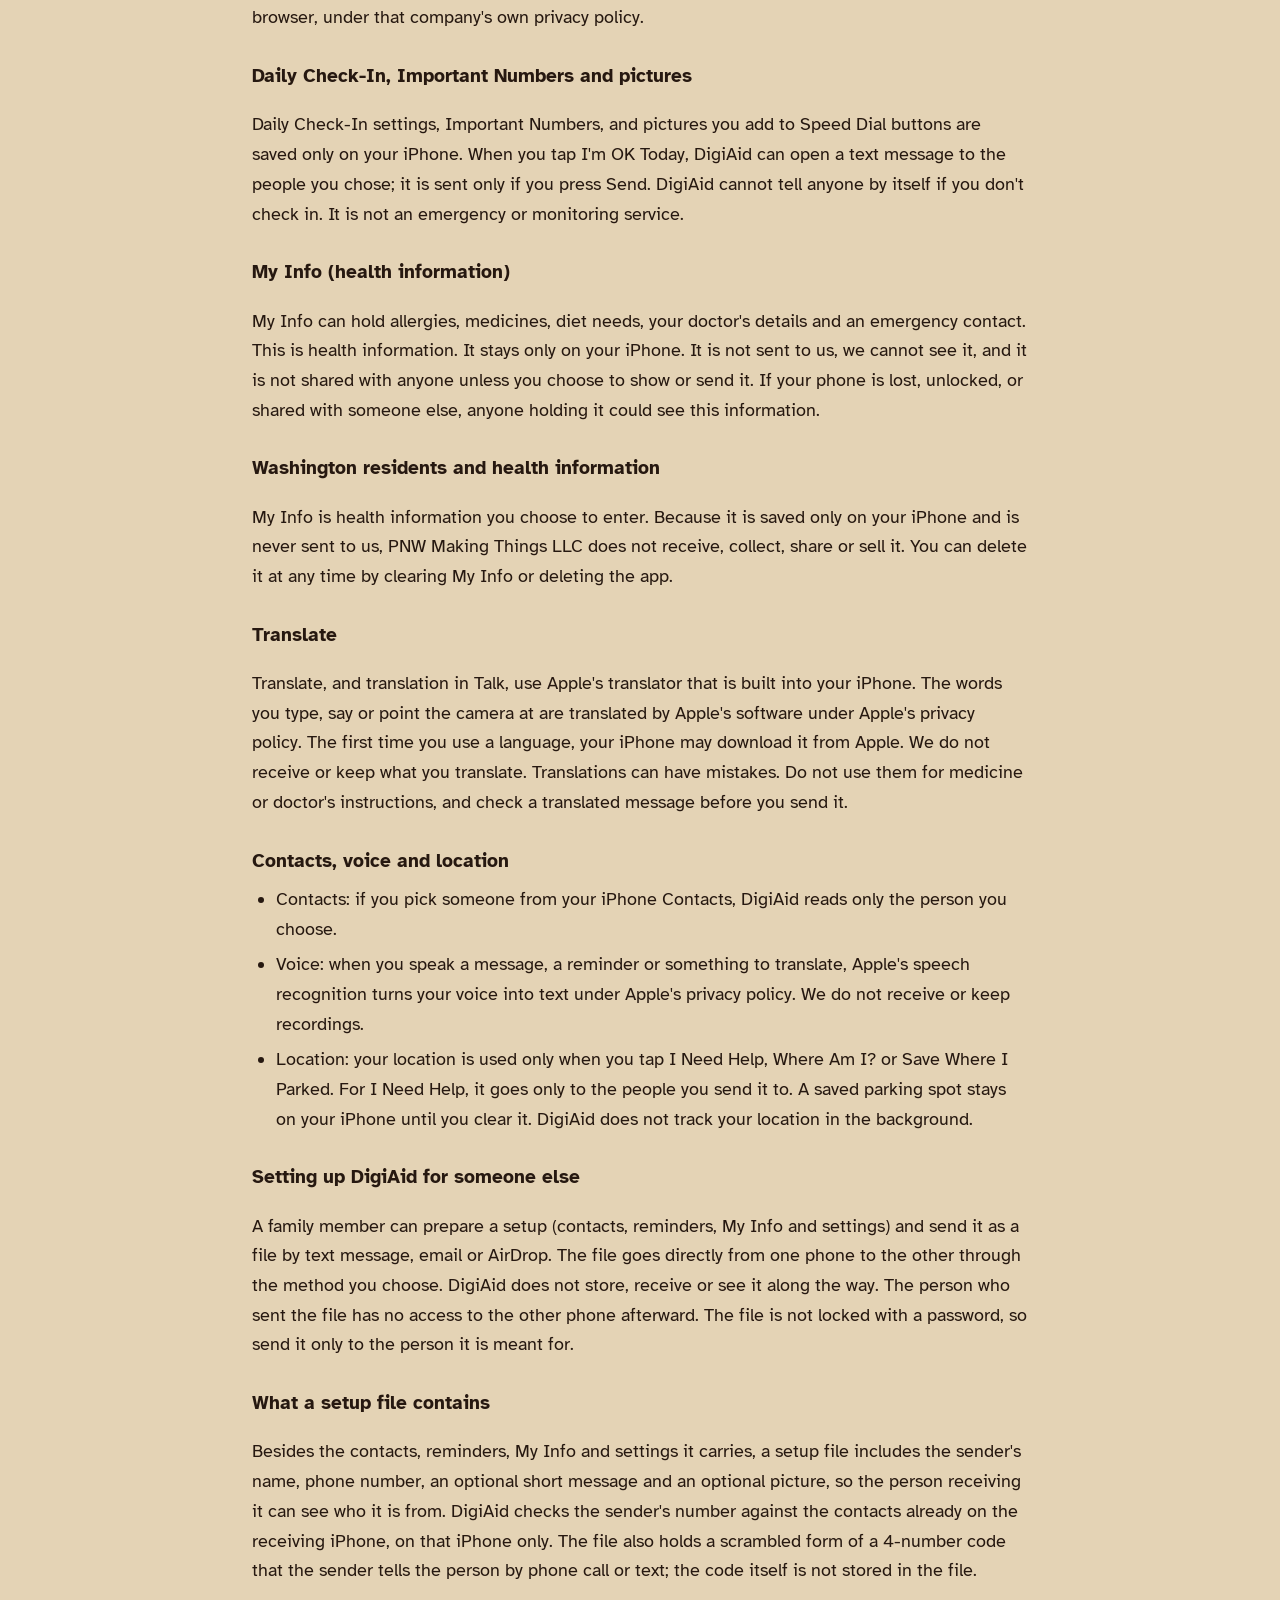
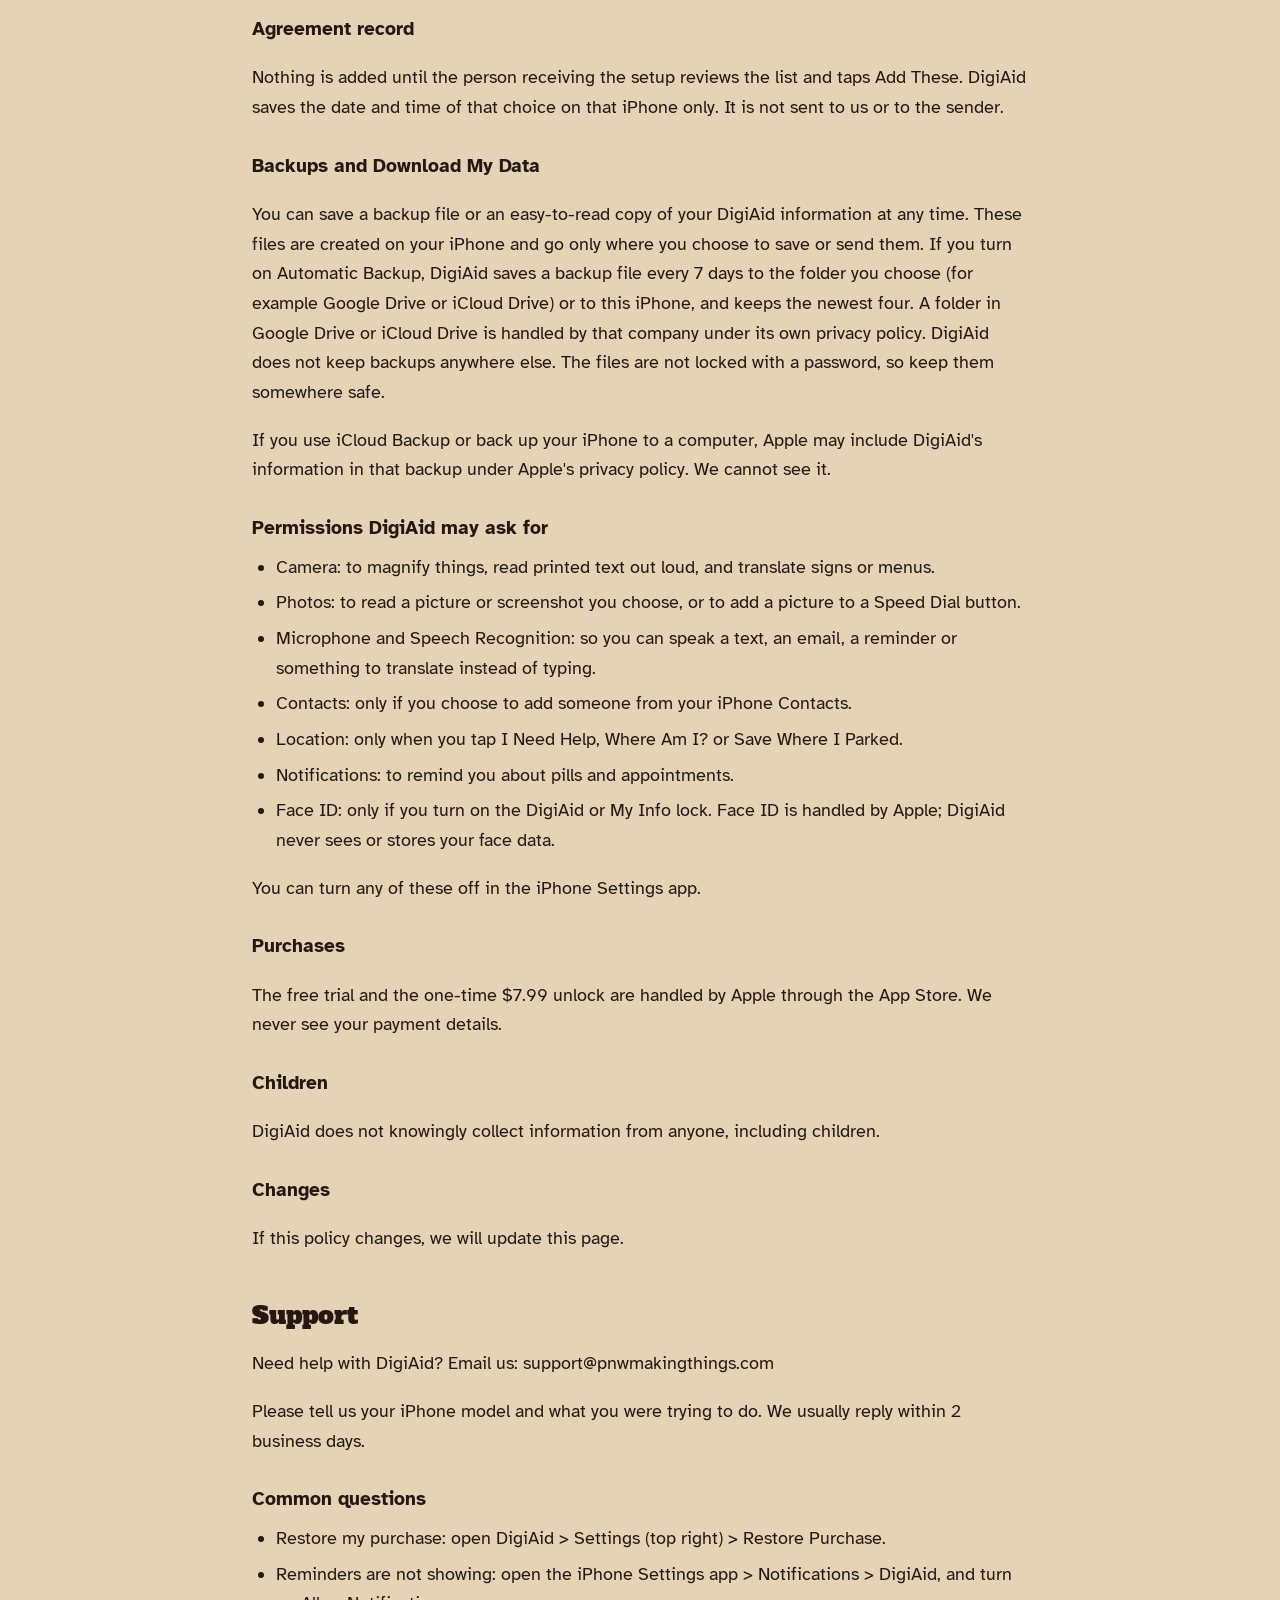
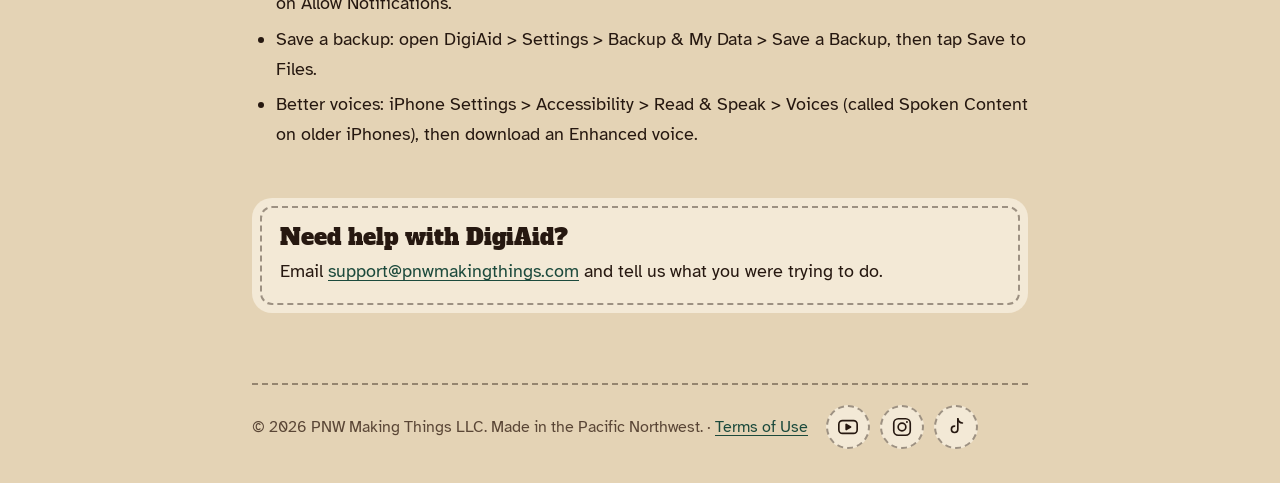
<file: digiaid/index.html>
<!DOCTYPE html>
<html lang="en">
<head>
<meta charset="utf-8">
<meta name="viewport" content="width=device-width, initial-scale=1">
<title>DigiAid Privacy Policy | PNW Making Things LLC</title>
<meta name="description" content="Privacy policy for DigiAid: Senior Digital Helper by PNW Making Things LLC.">
<link rel="icon" type="image/png" href="../assets/favicon.png">
<link rel="stylesheet" href="../style.css?v=5">
</head>
<body>
<div class="shell">
<header class="top">
<a class="brand" href="../"><img src="../assets/logo.png" alt="" width="520" height="354"><span>PNW Making Things LLC</span></a>
<nav aria-label="Site"><a href="../#apps">Apps</a><a href="../about/">About Us</a><a href="../contact/">Contact</a></nav>
</header>
<main class="">
<article class="policy">
<div class="patch phead">
<img src="../assets/digiaid.png" alt="DigiAid app icon" width="104" height="104">
<div>
<h1>DigiAid privacy policy</h1>
<p>DigiAid: Senior Digital Helper. Made by PNW Making Things LLC.<br>Updated November 15, 2026.</p>
</div>
</div>
<h2>Emergencies</h2>
<p>DigiAid is not a replacement for 911, a medical alert device, or emergency services. Calls depend on your phone, carrier, network and settings, and we can't guarantee any call will connect. In an emergency, dial 911 directly.</p>
<h2>Privacy policy</h2>
<h3>What we collect</h3>
<p>DigiAid itself collects nothing. It has no accounts and no servers, and we do not collect, sell or share your personal information. There are no ads and no tracking. Apple handles purchases, speech recognition, translation and message delivery under Apple's own privacy policy.</p>
<h3>What stays on your iPhone</h3>
<ul>
<li>Text that DigiAid reads out loud, and photos, screenshots or pages you scan in the Camera tab, are handled on your iPhone. They are not sent to us and DigiAid does not keep the pictures.</li>
<li>The contacts you add in DigiAid (names, phone numbers, emails) and your settings are saved only on your iPhone.</li>
<li>Widgets: DigiAid's Home Screen and Lock Screen widgets read a small copy of your next pills, your check-in, and your Speed Dial names and pictures, kept in a shared folder on your iPhone. It is never sent anywhere. Pill names are hidden on the Lock Screen unless you turn them on in Settings, under Privacy.</li>
<li>If you open a web page in Read, your iPhone connects to that website to load the page, the same as a web browser would.</li>
<li>PDFs and documents you open in Read are read on your iPhone. They are not sent to us.</li>
</ul>
<h3>Reminders</h3>
<p>Pill reminders, appointments, pill counts, which doses you marked as taken, Rx numbers, your pharmacy's name and phone number, and diet notes are saved only on your iPhone. The Refill button calls your pharmacy or opens its app or website; DigiAid does not send your prescription information to anyone. Reminders are a convenience, not medical advice, and may not appear if notifications are turned off, the phone is off, or the phone is in a Focus mode. Do not rely on DigiAid alone for taking medicine. Follow your doctor's or pharmacist's instructions.</p>
<h3>Entertainment</h3>
<p>Channels and websites you save in Entertainment are kept only on your iPhone. For a YouTube channel you save, DigiAid loads that channel's public page from YouTube once to show its picture and name on the button, the same as opening the page in a web browser; nothing about you is sent. When you tap one, it opens in that app (like YouTube, TikTok or Instagram) or in your web browser, under that company's own privacy policy.</p>
<h3>Daily Check-In, Important Numbers and pictures</h3>
<p>Daily Check-In settings, Important Numbers, and pictures you add to Speed Dial buttons are saved only on your iPhone. When you tap I'm OK Today, DigiAid can open a text message to the people you chose; it is sent only if you press Send. DigiAid cannot tell anyone by itself if you don't check in. It is not an emergency or monitoring service.</p>
<h3>My Info (health information)</h3>
<p>My Info can hold allergies, medicines, diet needs, your doctor's details and an emergency contact. This is health information. It stays only on your iPhone. It is not sent to us, we cannot see it, and it is not shared with anyone unless you choose to show or send it. If your phone is lost, unlocked, or shared with someone else, anyone holding it could see this information.</p>
<h3>Washington residents and health information</h3>
<p>My Info is health information you choose to enter. Because it is saved only on your iPhone and is never sent to us, PNW Making Things LLC does not receive, collect, share or sell it. You can delete it at any time by clearing My Info or deleting the app.</p>
<h3>Translate</h3>
<p>Translate, and translation in Talk, use Apple's translator that is built into your iPhone. The words you type, say or point the camera at are translated by Apple's software under Apple's privacy policy. The first time you use a language, your iPhone may download it from Apple. We do not receive or keep what you translate. Translations can have mistakes. Do not use them for medicine or doctor's instructions, and check a translated message before you send it.</p>
<h3>Contacts, voice and location</h3>
<ul>
<li>Contacts: if you pick someone from your iPhone Contacts, DigiAid reads only the person you choose.</li>
<li>Voice: when you speak a message, a reminder or something to translate, Apple's speech recognition turns your voice into text under Apple's privacy policy. We do not receive or keep recordings.</li>
<li>Location: your location is used only when you tap I Need Help, Where Am I? or Save Where I Parked. For I Need Help, it goes only to the people you send it to. A saved parking spot stays on your iPhone until you clear it. DigiAid does not track your location in the background.</li>
</ul>
<h3>Setting up DigiAid for someone else</h3>
<p>A family member can prepare a setup (contacts, reminders, My Info and settings) and send it as a file by text message, email or AirDrop. The file goes directly from one phone to the other through the method you choose. DigiAid does not store, receive or see it along the way. The person who sent the file has no access to the other phone afterward. The file is not locked with a password, so send it only to the person it is meant for.</p>
<h3>What a setup file contains</h3>
<p>Besides the contacts, reminders, My Info and settings it carries, a setup file includes the sender's name, phone number, an optional short message and an optional picture, so the person receiving it can see who it is from. DigiAid checks the sender's number against the contacts already on the receiving iPhone, on that iPhone only. The file also holds a scrambled form of a 4-number code that the sender tells the person by phone call or text; the code itself is not stored in the file.</p>
<h3>Agreement record</h3>
<p>Nothing is added until the person receiving the setup reviews the list and taps Add These. DigiAid saves the date and time of that choice on that iPhone only. It is not sent to us or to the sender.</p>
<h3>Backups and Download My Data</h3>
<p>You can save a backup file or an easy-to-read copy of your DigiAid information at any time. These files are created on your iPhone and go only where you choose to save or send them. If you turn on Automatic Backup, DigiAid saves a backup file every 7 days to the folder you choose (for example Google Drive or iCloud Drive) or to this iPhone, and keeps the newest four. A folder in Google Drive or iCloud Drive is handled by that company under its own privacy policy. DigiAid does not keep backups anywhere else. The files are not locked with a password, so keep them somewhere safe.</p>
<p>If you use iCloud Backup or back up your iPhone to a computer, Apple may include DigiAid's information in that backup under Apple's privacy policy. We cannot see it.</p>
<h3>Permissions DigiAid may ask for</h3>
<ul>
<li>Camera: to magnify things, read printed text out loud, and translate signs or menus.</li>
<li>Photos: to read a picture or screenshot you choose, or to add a picture to a Speed Dial button.</li>
<li>Microphone and Speech Recognition: so you can speak a text, an email, a reminder or something to translate instead of typing.</li>
<li>Contacts: only if you choose to add someone from your iPhone Contacts.</li>
<li>Location: only when you tap I Need Help, Where Am I? or Save Where I Parked.</li>
<li>Notifications: to remind you about pills and appointments.</li>
<li>Face ID: only if you turn on the DigiAid or My Info lock. Face ID is handled by Apple; DigiAid never sees or stores your face data.</li>
</ul>
<p>You can turn any of these off in the iPhone Settings app.</p>
<h3>Purchases</h3>
<p>The free trial and the one-time $7.99 unlock are handled by Apple through the App Store. We never see your payment details.</p>
<h3>Children</h3>
<p>DigiAid does not knowingly collect information from anyone, including children.</p>
<h3>Changes</h3>
<p>If this policy changes, we will update this page.</p>
<h2>Support</h2>
<p>Need help with DigiAid? Email us: support@pnwmakingthings.com</p>
<p>Please tell us your iPhone model and what you were trying to do. We usually reply within 2 business days.</p>
<h3>Common questions</h3>
<ul>
<li>Restore my purchase: open DigiAid &gt; Settings (top right) &gt; Restore Purchase.</li>
<li>Reminders are not showing: open the iPhone Settings app &gt; Notifications &gt; DigiAid, and turn on Allow Notifications.</li>
<li>Save a backup: open DigiAid &gt; Settings &gt; Backup &amp; My Data &gt; Save a Backup, then tap Save to Files.</li>
<li>Better voices: iPhone Settings &gt; Accessibility &gt; Read &amp; Speak &gt; Voices (called Spoken Content on older iPhones), then download an Enhanced voice.</li>
</ul>
<div class="patch help">
<h2>Need help with DigiAid?</h2>
<p>Email <a href="mailto:support@pnwmakingthings.com">support@pnwmakingthings.com</a> and tell us what you were trying to do.</p>
</div>
</article>
</main>
<footer><span>&copy; 2026 PNW Making Things LLC. Made in the Pacific Northwest. &middot; <a href="../terms/">Terms of Use</a></span>
<ul class="social" aria-label="Follow us">
<li><a href="https://www.youtube.com/@PNWMakingThings" target="_blank" rel="noopener" aria-label="PNW Making Things LLC on YouTube"><svg viewBox="0 0 24 24" width="22" height="22" aria-hidden="true" fill="none" stroke="currentColor" stroke-width="1.8" stroke-linejoin="round"><rect x="2" y="5" width="20" height="14" rx="4"/><path d="M10 9.2v5.6l4.8-2.8z" fill="currentColor"/></svg></a></li>
<li><a href="https://www.instagram.com/pnwmakingthings/" target="_blank" rel="noopener" aria-label="PNW Making Things LLC on Instagram"><svg viewBox="0 0 24 24" width="22" height="22" aria-hidden="true" fill="none" stroke="currentColor" stroke-width="1.8"><rect x="3" y="3" width="18" height="18" rx="5"/><circle cx="12" cy="12" r="4.2"/><circle cx="17.4" cy="6.6" r="1.1" fill="currentColor" stroke="none"/></svg></a></li>
<li><a href="https://www.tiktok.com/@pnwmakingthings" target="_blank" rel="noopener" aria-label="PNW Making Things LLC on TikTok"><svg viewBox="0 0 24 24" width="22" height="22" aria-hidden="true" fill="none" stroke="currentColor" stroke-width="1.8" stroke-linecap="round" stroke-linejoin="round"><path d="M14 3v11.5a3.5 3.5 0 1 1-3.5-3.5"/><path d="M14 3c.4 2.6 2.2 4.4 5 4.6"/></svg></a></li>
</ul>
</footer>
</div>
</body>
</html>
</file>
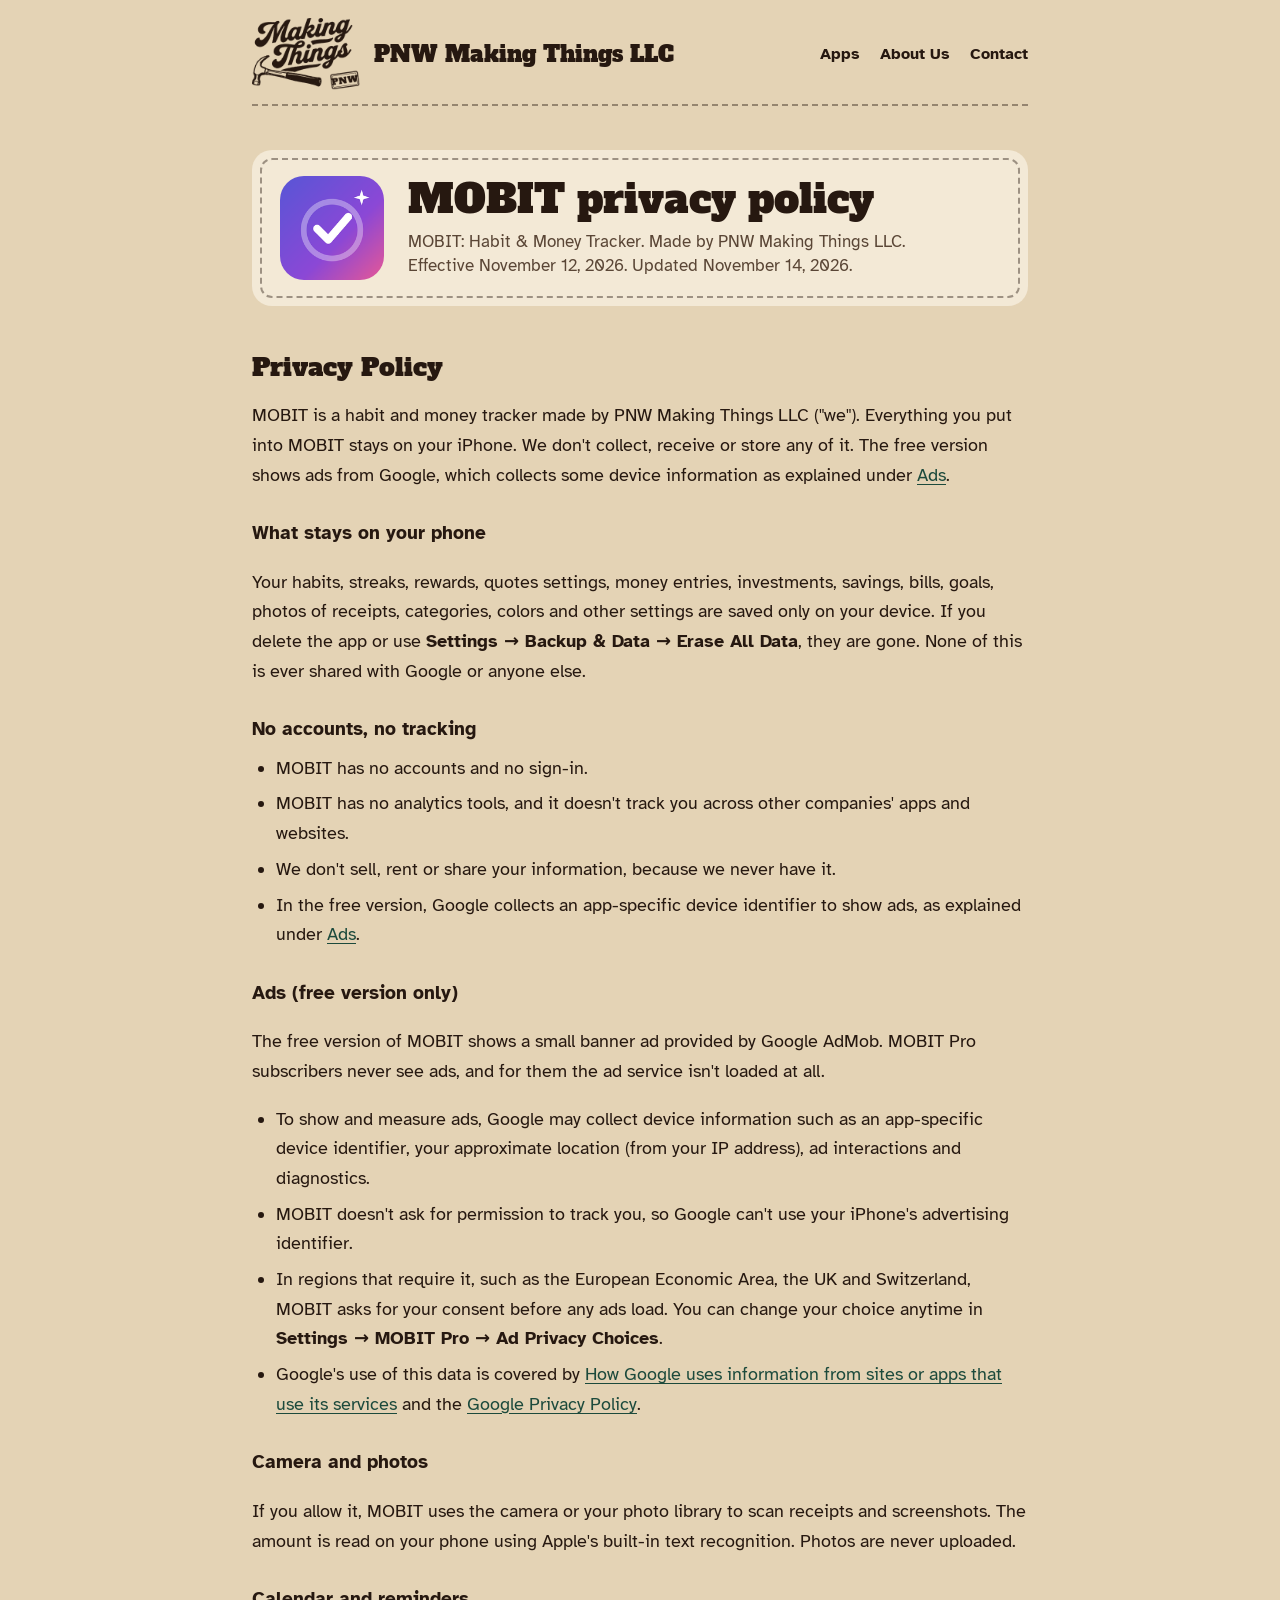
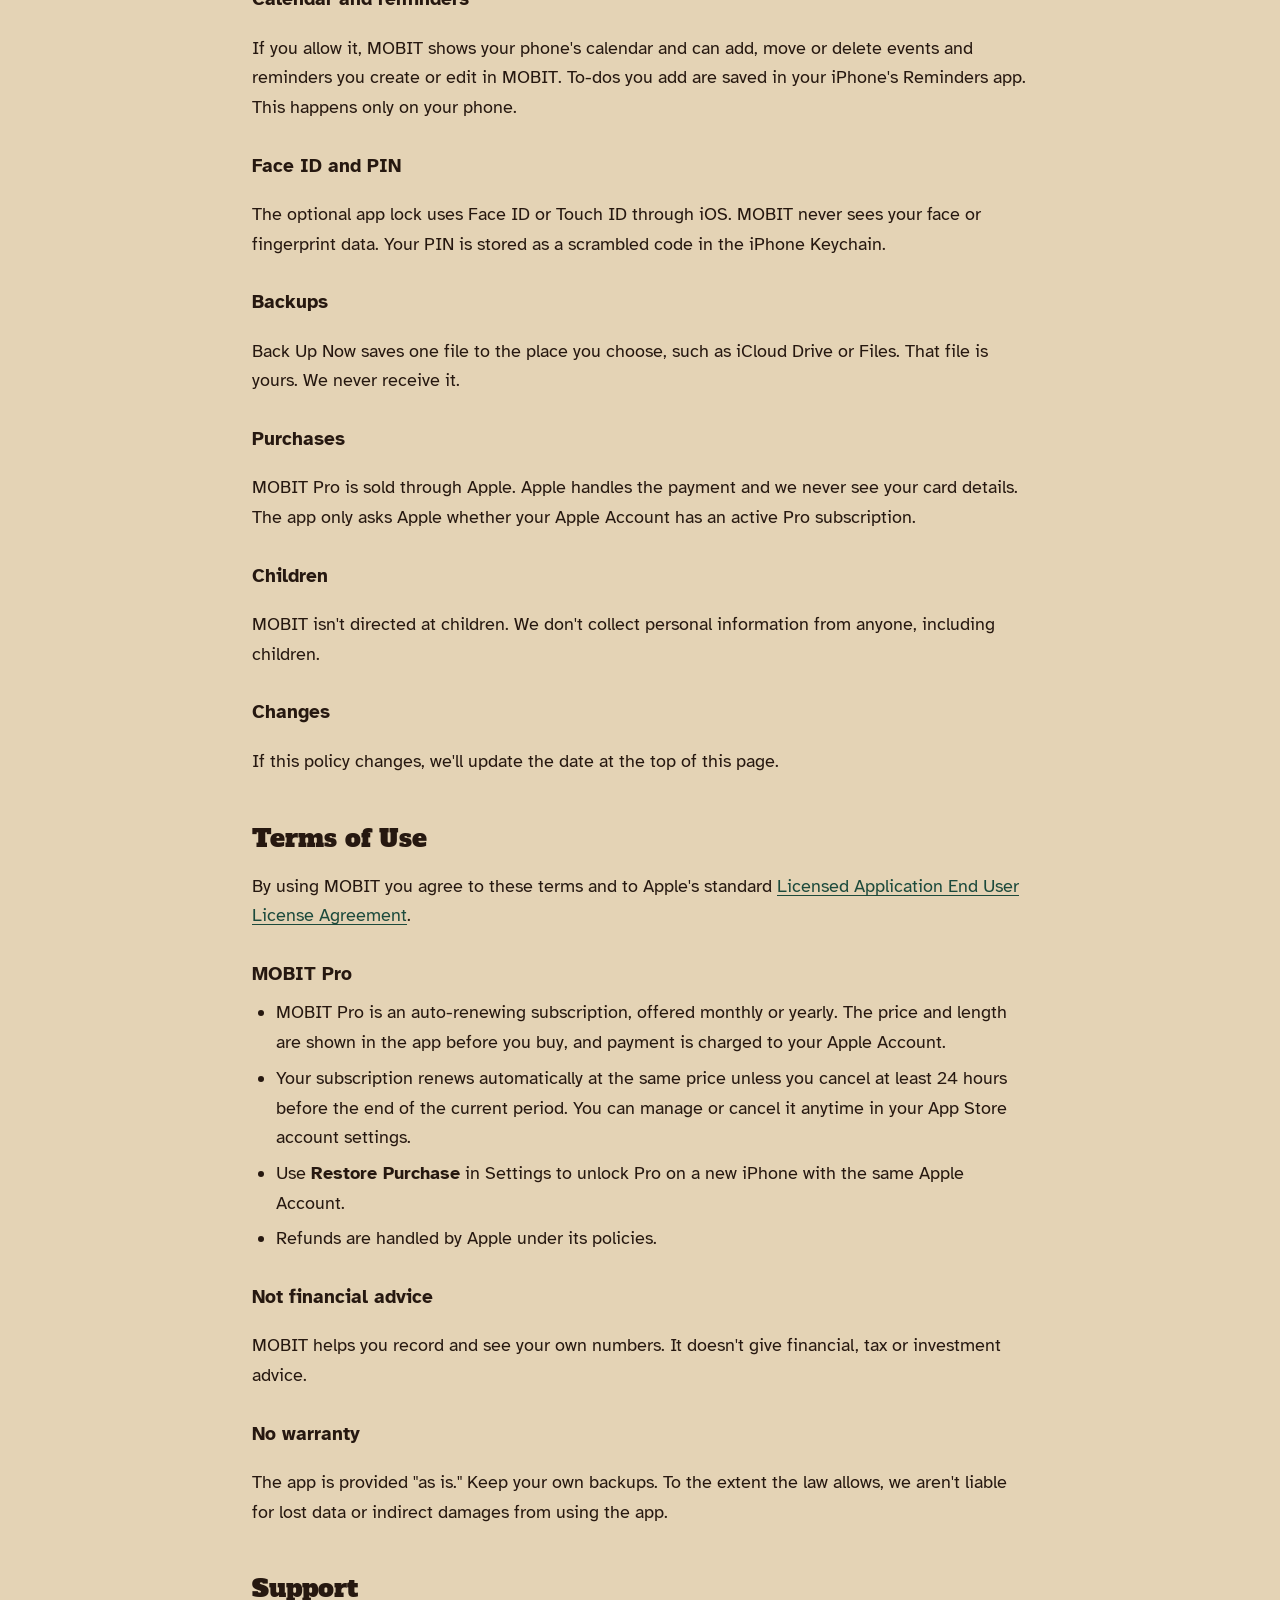
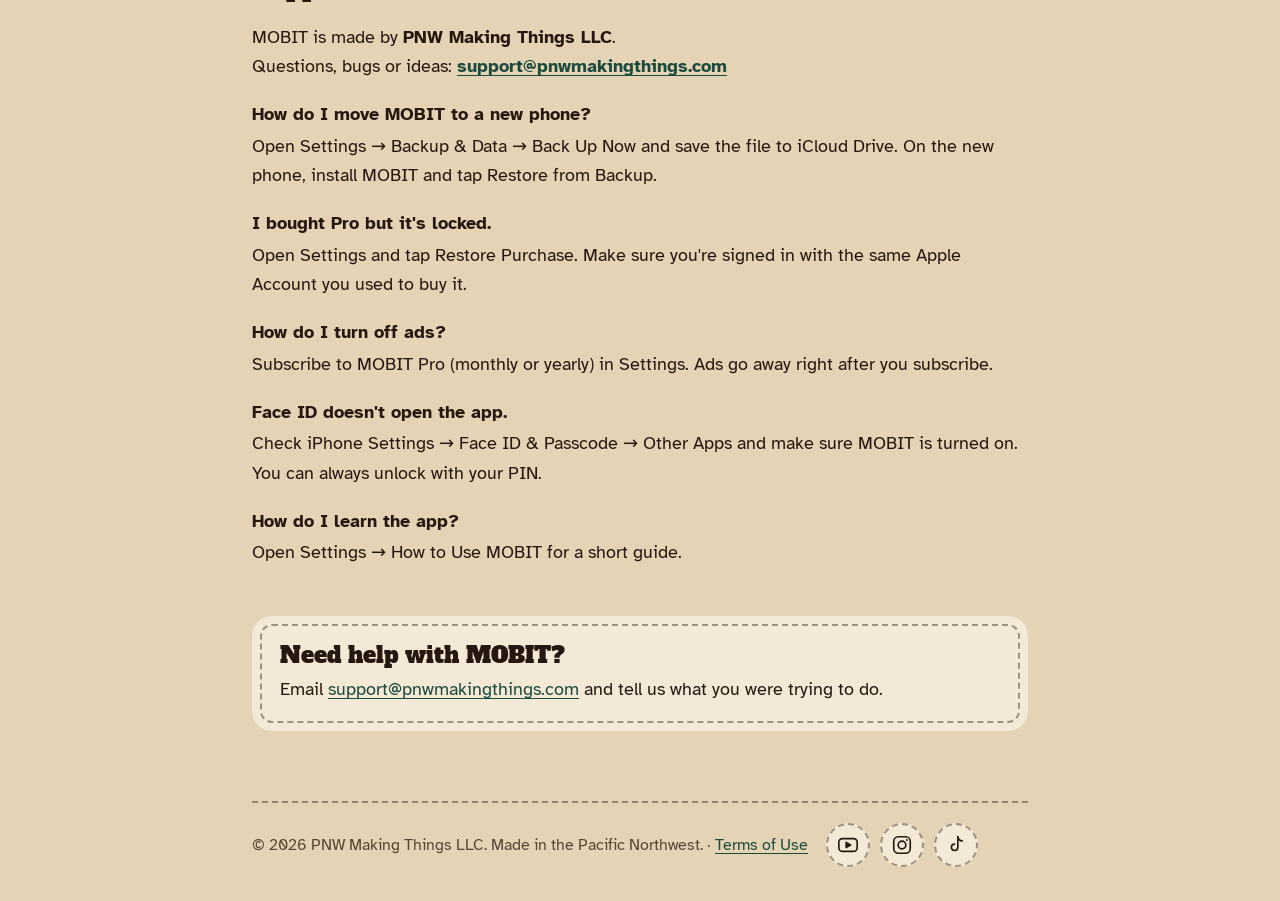
<file: mobit/index.html>
<!DOCTYPE html>
<html lang="en">
<head>
<meta charset="utf-8">
<meta name="viewport" content="width=device-width, initial-scale=1">
<title>MOBIT Privacy Policy | PNW Making Things LLC</title>
<meta name="description" content="Privacy policy for MOBIT: Habit &amp; Money Tracker by PNW Making Things LLC.">
<link rel="icon" type="image/png" href="../assets/favicon.png">
<link rel="stylesheet" href="../style.css?v=5">
</head>
<body>
<div class="shell">
<header class="top">
<a class="brand" href="../"><img src="../assets/logo.png" alt="" width="520" height="354"><span>PNW Making Things LLC</span></a>
<nav aria-label="Site"><a href="../#apps">Apps</a><a href="../about/">About Us</a><a href="../contact/">Contact</a></nav>
</header>
<main class="">
<article class="policy">
<div class="patch phead">
<img src="../assets/mobit.png" alt="MOBIT app icon" width="104" height="104">
<div>
<h1>MOBIT privacy policy</h1>
<p>MOBIT: Habit &amp; Money Tracker. Made by PNW Making Things LLC.<br>Effective November 12, 2026. Updated November 14, 2026.</p>
</div>
</div>
<h2 id="privacy">Privacy Policy</h2>
<p>MOBIT is a habit and money tracker made by PNW Making Things LLC ("we"). Everything you put into MOBIT stays on your iPhone. We don't collect, receive or store any of it. The free version shows ads from Google, which collects some device information as explained under <a href="#ads">Ads</a>.</p>

<h3>What stays on your phone</h3>
<p>Your habits, streaks, rewards, quotes settings, money entries, investments, savings, bills, goals, photos of receipts, categories, colors and other settings are saved only on your device. If you delete the app or use <b>Settings → Backup &amp; Data → Erase All Data</b>, they are gone. None of this is ever shared with Google or anyone else.</p>

<h3>No accounts, no tracking</h3>
<ul>
  <li>MOBIT has no accounts and no sign-in.</li>
  <li>MOBIT has no analytics tools, and it doesn't track you across other companies' apps and websites.</li>
  <li>We don't sell, rent or share your information, because we never have it.</li>
  <li>In the free version, Google collects an app-specific device identifier to show ads, as explained under <a href="#ads">Ads</a>.</li>
</ul>

<h3 id="ads">Ads (free version only)</h3>
<p>The free version of MOBIT shows a small banner ad provided by Google AdMob. MOBIT Pro subscribers never see ads, and for them the ad service isn't loaded at all.</p>
<ul>
  <li>To show and measure ads, Google may collect device information such as an app-specific device identifier, your approximate location (from your IP address), ad interactions and diagnostics.</li>
  <li>MOBIT doesn't ask for permission to track you, so Google can't use your iPhone's advertising identifier.</li>
  <li>In regions that require it, such as the European Economic Area, the UK and Switzerland, MOBIT asks for your consent before any ads load. You can change your choice anytime in <b>Settings → MOBIT Pro → Ad Privacy Choices</b>.</li>
  <li>Google's use of this data is covered by <a href="https://policies.google.com/technologies/partner-sites" target="_blank" rel="noopener">How Google uses information from sites or apps that use its services</a> and the <a href="https://policies.google.com/privacy" target="_blank" rel="noopener">Google Privacy Policy</a>.</li>
</ul>

<h3>Camera and photos</h3>
<p>If you allow it, MOBIT uses the camera or your photo library to scan receipts and screenshots. The amount is read on your phone using Apple's built-in text recognition. Photos are never uploaded.</p>

<h3>Calendar and reminders</h3>
<p>If you allow it, MOBIT shows your phone's calendar and can add, move or delete events and reminders you create or edit in MOBIT. To-dos you add are saved in your iPhone's Reminders app. This happens only on your phone.</p>

<h3>Face ID and PIN</h3>
<p>The optional app lock uses Face ID or Touch ID through iOS. MOBIT never sees your face or fingerprint data. Your PIN is stored as a scrambled code in the iPhone Keychain.</p>

<h3>Backups</h3>
<p>Back Up Now saves one file to the place you choose, such as iCloud Drive or Files. That file is yours. We never receive it.</p>

<h3>Purchases</h3>
<p>MOBIT Pro is sold through Apple. Apple handles the payment and we never see your card details. The app only asks Apple whether your Apple Account has an active Pro subscription.</p>

<h3>Children</h3>
<p>MOBIT isn't directed at children. We don't collect personal information from anyone, including children.</p>

<h3>Changes</h3>
<p>If this policy changes, we'll update the date at the top of this page.</p>

<h2 id="terms">Terms of Use</h2>
<p>By using MOBIT you agree to these terms and to Apple's standard <a href="https://www.apple.com/legal/internet-services/itunes/dev/stdeula/" target="_blank" rel="noopener">Licensed Application End User License Agreement</a>.</p>
<h3>MOBIT Pro</h3>
<ul>
  <li>MOBIT Pro is an auto-renewing subscription, offered monthly or yearly. The price and length are shown in the app before you buy, and payment is charged to your Apple Account.</li>
  <li>Your subscription renews automatically at the same price unless you cancel at least 24 hours before the end of the current period. You can manage or cancel it anytime in your App Store account settings.</li>
  <li>Use <b>Restore Purchase</b> in Settings to unlock Pro on a new iPhone with the same Apple Account.</li>
  <li>Refunds are handled by Apple under its policies.</li>
</ul>
<h3>Not financial advice</h3>
<p>MOBIT helps you record and see your own numbers. It doesn't give financial, tax or investment advice.</p>
<h3>No warranty</h3>
<p>The app is provided "as is." Keep your own backups. To the extent the law allows, we aren't liable for lost data or indirect damages from using the app.</p>

<h2 id="support">Support</h2>
<p>MOBIT is made by <b>PNW Making Things LLC</b>.<br>Questions, bugs or ideas: <b><a href="mailto:support@pnwmakingthings.com">support@pnwmakingthings.com</a></b></p>
<dl class="faq">
  <dt>How do I move MOBIT to a new phone?</dt>
  <dd>Open Settings → Backup &amp; Data → Back Up Now and save the file to iCloud Drive. On the new phone, install MOBIT and tap Restore from Backup.</dd>
  <dt>I bought Pro but it's locked.</dt>
  <dd>Open Settings and tap Restore Purchase. Make sure you're signed in with the same Apple Account you used to buy it.</dd>
  <dt>How do I turn off ads?</dt>
  <dd>Subscribe to MOBIT Pro (monthly or yearly) in Settings. Ads go away right after you subscribe.</dd>
  <dt>Face ID doesn't open the app.</dt>
  <dd>Check iPhone Settings → Face ID &amp; Passcode → Other Apps and make sure MOBIT is turned on. You can always unlock with your PIN.</dd>
  <dt>How do I learn the app?</dt>
  <dd>Open Settings → How to Use MOBIT for a short guide.</dd>
</dl>

<div class="patch help">
<h2>Need help with MOBIT?</h2>
<p>Email <a href="mailto:support@pnwmakingthings.com">support@pnwmakingthings.com</a> and tell us what you were trying to do.</p>
</div>
</article>
</main>
<footer><span>&copy; 2026 PNW Making Things LLC. Made in the Pacific Northwest. &middot; <a href="../terms/">Terms of Use</a></span>
<ul class="social" aria-label="Follow us">
<li><a href="https://www.youtube.com/@PNWMakingThings" target="_blank" rel="noopener" aria-label="PNW Making Things LLC on YouTube"><svg viewBox="0 0 24 24" width="22" height="22" aria-hidden="true" fill="none" stroke="currentColor" stroke-width="1.8" stroke-linejoin="round"><rect x="2" y="5" width="20" height="14" rx="4"/><path d="M10 9.2v5.6l4.8-2.8z" fill="currentColor"/></svg></a></li>
<li><a href="https://www.instagram.com/pnwmakingthings/" target="_blank" rel="noopener" aria-label="PNW Making Things LLC on Instagram"><svg viewBox="0 0 24 24" width="22" height="22" aria-hidden="true" fill="none" stroke="currentColor" stroke-width="1.8"><rect x="3" y="3" width="18" height="18" rx="5"/><circle cx="12" cy="12" r="4.2"/><circle cx="17.4" cy="6.6" r="1.1" fill="currentColor" stroke="none"/></svg></a></li>
<li><a href="https://www.tiktok.com/@pnwmakingthings" target="_blank" rel="noopener" aria-label="PNW Making Things LLC on TikTok"><svg viewBox="0 0 24 24" width="22" height="22" aria-hidden="true" fill="none" stroke="currentColor" stroke-width="1.8" stroke-linecap="round" stroke-linejoin="round"><path d="M14 3v11.5a3.5 3.5 0 1 1-3.5-3.5"/><path d="M14 3c.4 2.6 2.2 4.4 5 4.6"/></svg></a></li>
</ul>
</footer>
</div>
</body>
</html>
</file>
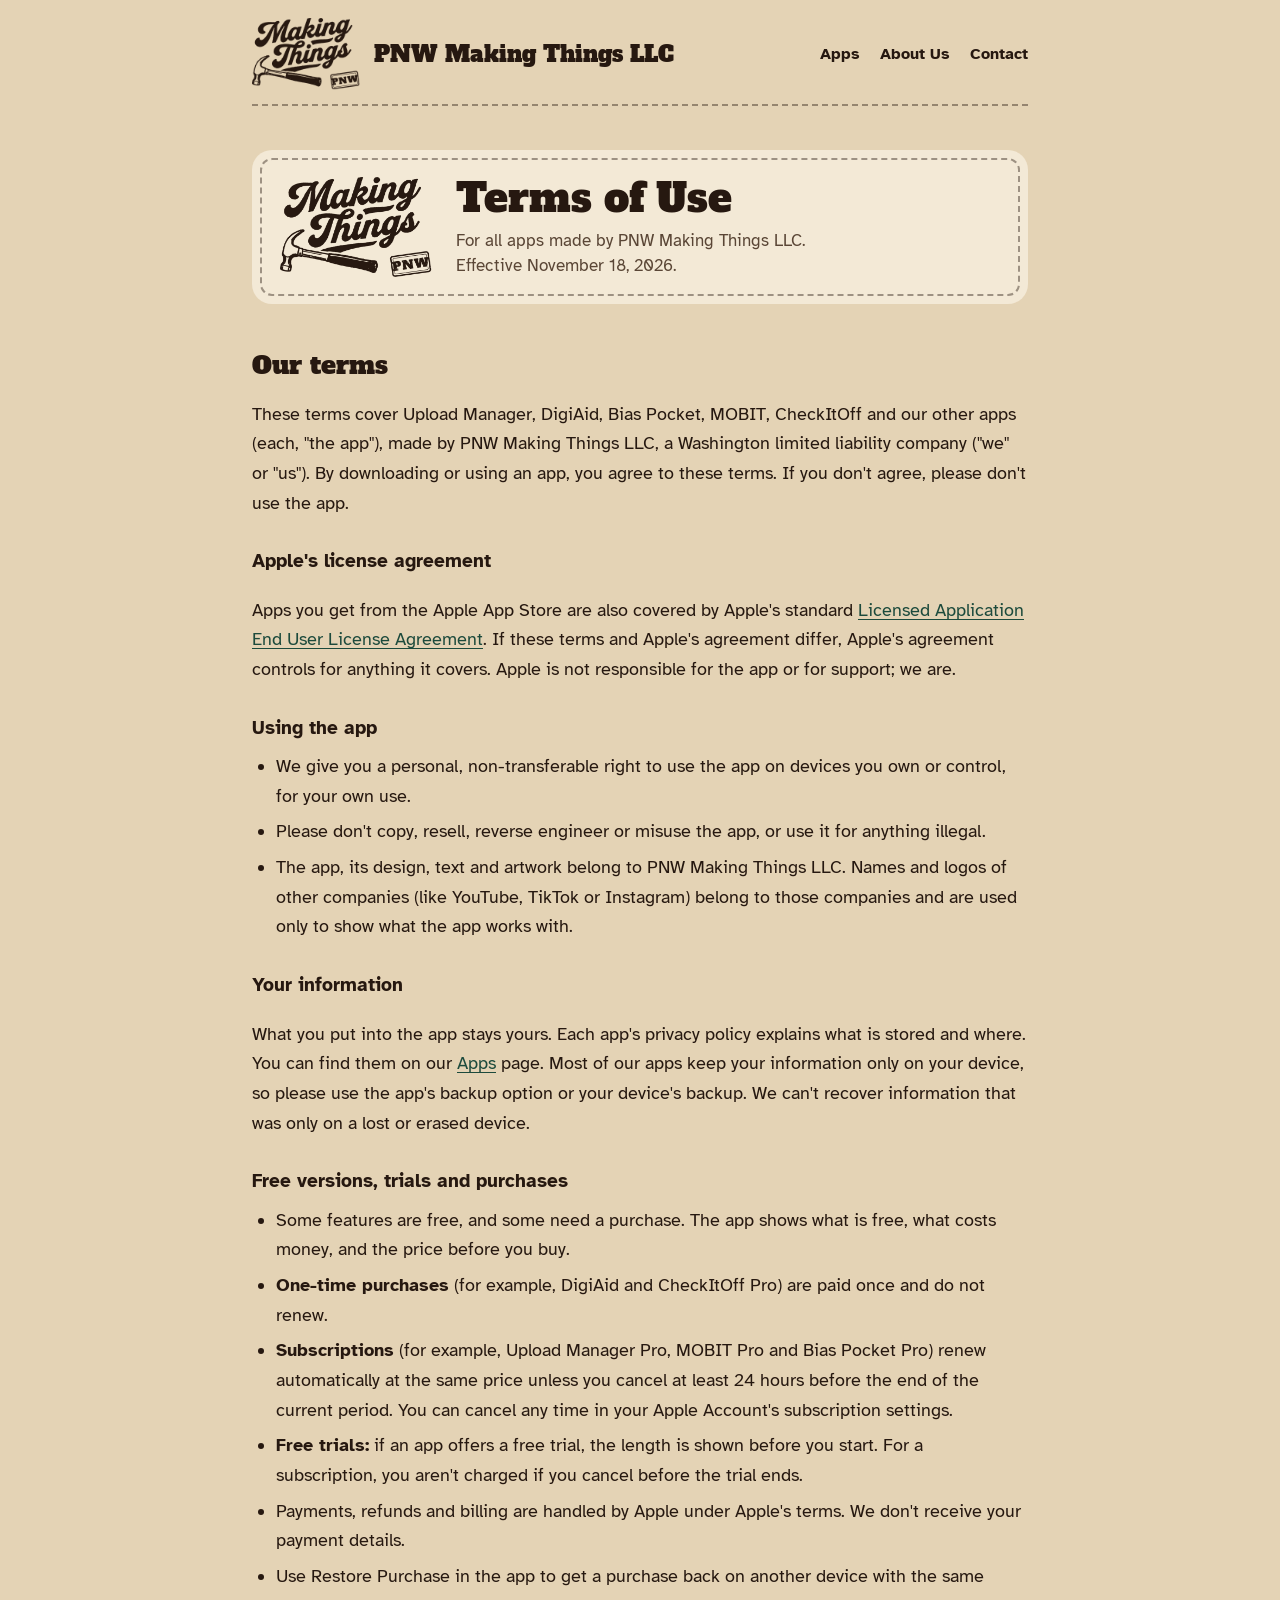
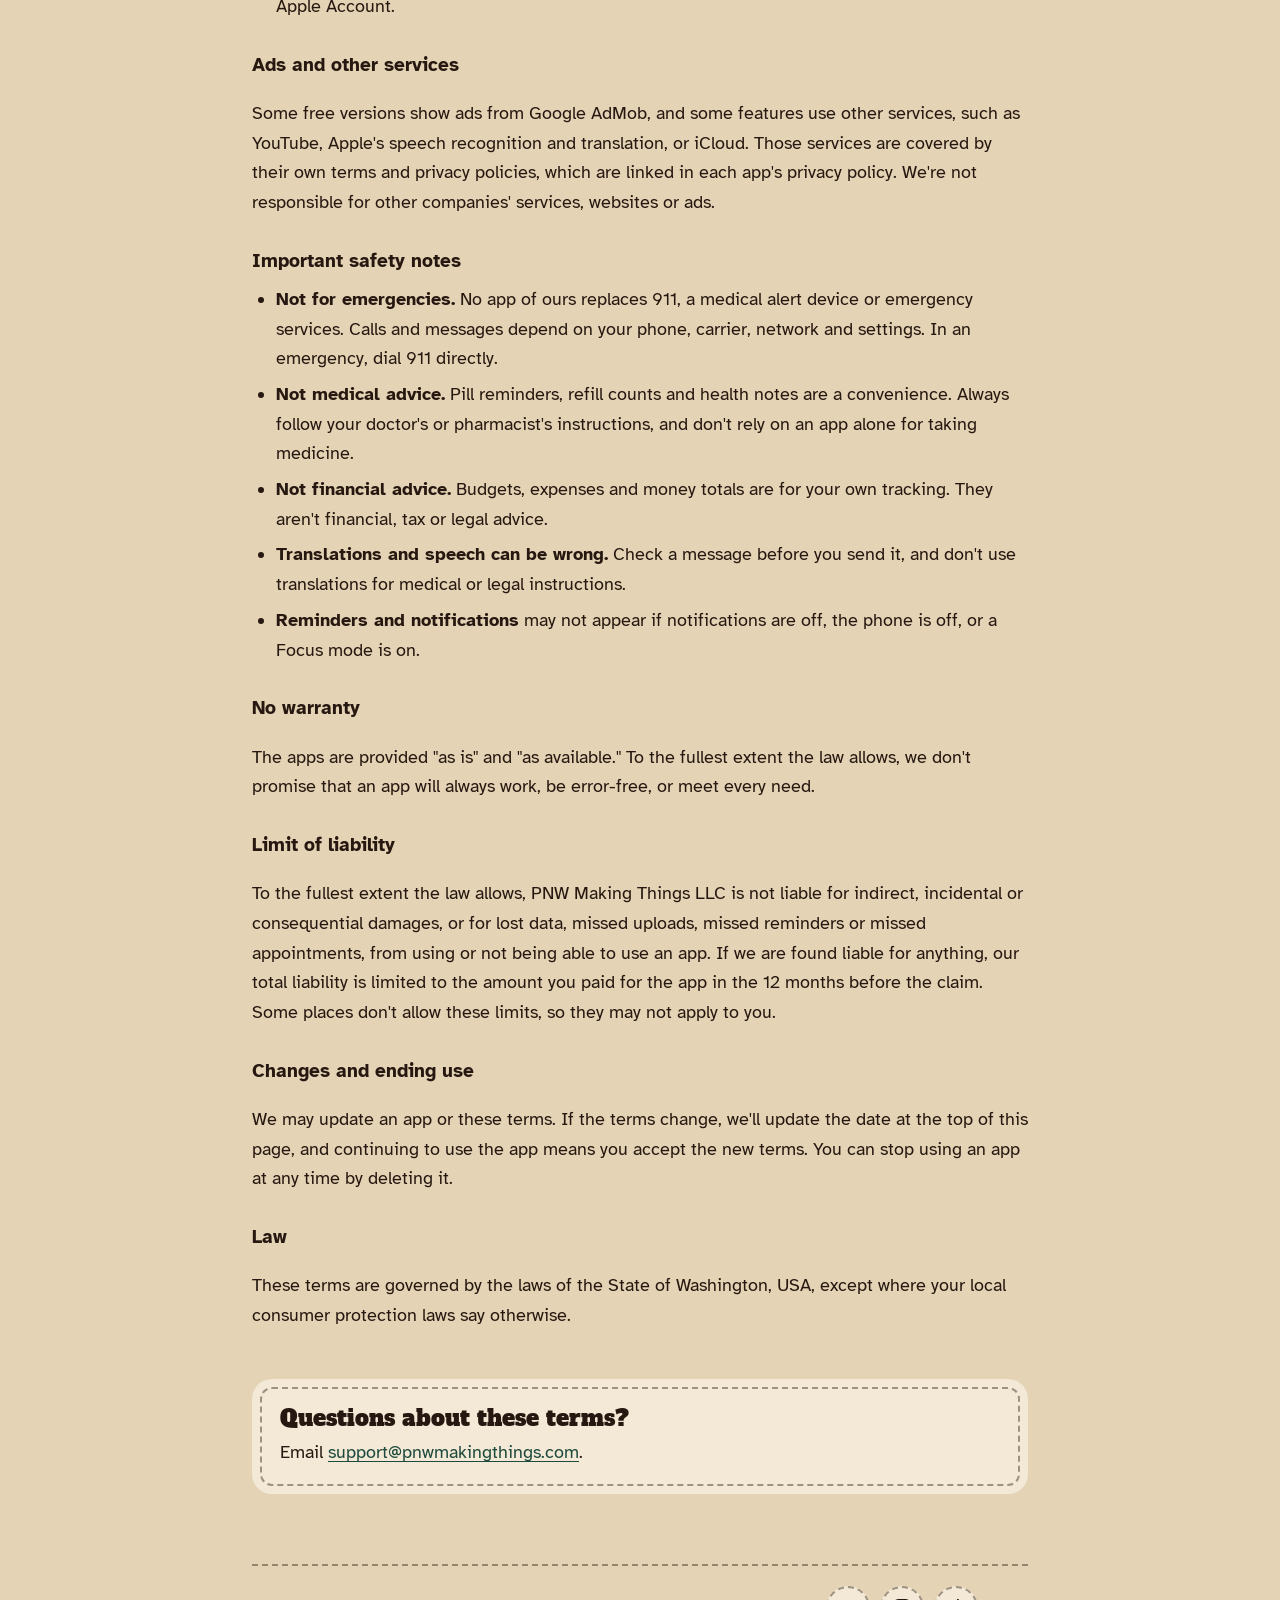
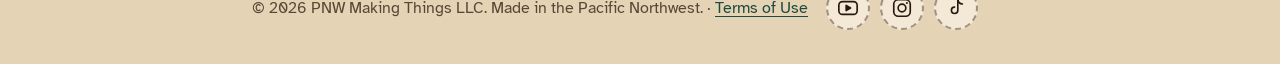
<file: terms/index.html>
<!DOCTYPE html>
<html lang="en">
<head>
<meta charset="utf-8">
<meta name="viewport" content="width=device-width, initial-scale=1">
<title>Terms of Use | PNW Making Things LLC</title>
<meta name="description" content="Terms of Use for apps made by PNW Making Things LLC.">
<link rel="icon" type="image/png" href="../assets/favicon.png">
<link rel="stylesheet" href="../style.css?v=5">
</head>
<body>
<div class="shell">
<header class="top">
<a class="brand" href="../"><img src="../assets/logo.png" alt="" width="520" height="354"><span>PNW Making Things LLC</span></a>
<nav aria-label="Site"><a href="../#apps">Apps</a><a href="../about/">About Us</a><a href="../contact/">Contact</a></nav>
</header>
<main class="">
<article class="policy">
<div class="patch phead">
<img src="../assets/logo.png" alt="PNW Making Things LLC logo" width="152" height="104" style="width:152px;height:auto;border-radius:0;box-shadow:none">
<div>
<h1>Terms of Use</h1>
<p>For all apps made by PNW Making Things LLC.<br>Effective November 18, 2026.</p>
</div>
</div>

<h2 id="terms">Our terms</h2>
<p>These terms cover Upload Manager, DigiAid, Bias Pocket, MOBIT, CheckItOff and our other apps (each, "the app"), made by PNW Making Things LLC, a Washington limited liability company ("we" or "us"). By downloading or using an app, you agree to these terms. If you don't agree, please don't use the app.</p>

<h3>Apple's license agreement</h3>
<p>Apps you get from the Apple App Store are also covered by Apple's standard <a href="https://www.apple.com/legal/internet-services/itunes/dev/stdeula/" target="_blank" rel="noopener">Licensed Application End User License Agreement</a>. If these terms and Apple's agreement differ, Apple's agreement controls for anything it covers. Apple is not responsible for the app or for support; we are.</p>

<h3>Using the app</h3>
<ul>
  <li>We give you a personal, non-transferable right to use the app on devices you own or control, for your own use.</li>
  <li>Please don't copy, resell, reverse engineer or misuse the app, or use it for anything illegal.</li>
  <li>The app, its design, text and artwork belong to PNW Making Things LLC. Names and logos of other companies (like YouTube, TikTok or Instagram) belong to those companies and are used only to show what the app works with.</li>
</ul>

<h3>Your information</h3>
<p>What you put into the app stays yours. Each app's privacy policy explains what is stored and where. You can find them on our <a href="../#apps">Apps</a> page. Most of our apps keep your information only on your device, so please use the app's backup option or your device's backup. We can't recover information that was only on a lost or erased device.</p>

<h3>Free versions, trials and purchases</h3>
<ul>
  <li>Some features are free, and some need a purchase. The app shows what is free, what costs money, and the price before you buy.</li>
  <li><b>One-time purchases</b> (for example, DigiAid and CheckItOff Pro) are paid once and do not renew.</li>
  <li><b>Subscriptions</b> (for example, Upload Manager Pro, MOBIT Pro and Bias Pocket Pro) renew automatically at the same price unless you cancel at least 24 hours before the end of the current period. You can cancel any time in your Apple Account's subscription settings.</li>
  <li><b>Free trials:</b> if an app offers a free trial, the length is shown before you start. For a subscription, you aren't charged if you cancel before the trial ends.</li>
  <li>Payments, refunds and billing are handled by Apple under Apple's terms. We don't receive your payment details.</li>
  <li>Use Restore Purchase in the app to get a purchase back on another device with the same Apple Account.</li>
</ul>

<h3>Ads and other services</h3>
<p>Some free versions show ads from Google AdMob, and some features use other services, such as YouTube, Apple's speech recognition and translation, or iCloud. Those services are covered by their own terms and privacy policies, which are linked in each app's privacy policy. We're not responsible for other companies' services, websites or ads.</p>

<h3>Important safety notes</h3>
<ul>
  <li><b>Not for emergencies.</b> No app of ours replaces 911, a medical alert device or emergency services. Calls and messages depend on your phone, carrier, network and settings. In an emergency, dial 911 directly.</li>
  <li><b>Not medical advice.</b> Pill reminders, refill counts and health notes are a convenience. Always follow your doctor's or pharmacist's instructions, and don't rely on an app alone for taking medicine.</li>
  <li><b>Not financial advice.</b> Budgets, expenses and money totals are for your own tracking. They aren't financial, tax or legal advice.</li>
  <li><b>Translations and speech can be wrong.</b> Check a message before you send it, and don't use translations for medical or legal instructions.</li>
  <li><b>Reminders and notifications</b> may not appear if notifications are off, the phone is off, or a Focus mode is on.</li>
</ul>

<h3>No warranty</h3>
<p>The apps are provided "as is" and "as available." To the fullest extent the law allows, we don't promise that an app will always work, be error-free, or meet every need.</p>

<h3>Limit of liability</h3>
<p>To the fullest extent the law allows, PNW Making Things LLC is not liable for indirect, incidental or consequential damages, or for lost data, missed uploads, missed reminders or missed appointments, from using or not being able to use an app. If we are found liable for anything, our total liability is limited to the amount you paid for the app in the 12 months before the claim. Some places don't allow these limits, so they may not apply to you.</p>

<h3>Changes and ending use</h3>
<p>We may update an app or these terms. If the terms change, we'll update the date at the top of this page, and continuing to use the app means you accept the new terms. You can stop using an app at any time by deleting it.</p>

<h3>Law</h3>
<p>These terms are governed by the laws of the State of Washington, USA, except where your local consumer protection laws say otherwise.</p>

<div class="patch help">
<h2>Questions about these terms?</h2>
<p>Email <a href="mailto:support@pnwmakingthings.com">support@pnwmakingthings.com</a>.</p>
</div>
</article>
</main>
<footer><span>&copy; 2026 PNW Making Things LLC. Made in the Pacific Northwest. &middot; <a href="../terms/">Terms of Use</a></span>
<ul class="social" aria-label="Follow us">
<li><a href="https://www.youtube.com/@PNWMakingThings" target="_blank" rel="noopener" aria-label="PNW Making Things LLC on YouTube"><svg viewBox="0 0 24 24" width="22" height="22" aria-hidden="true" fill="none" stroke="currentColor" stroke-width="1.8" stroke-linejoin="round"><rect x="2" y="5" width="20" height="14" rx="4"/><path d="M10 9.2v5.6l4.8-2.8z" fill="currentColor"/></svg></a></li>
<li><a href="https://www.instagram.com/pnwmakingthings/" target="_blank" rel="noopener" aria-label="PNW Making Things LLC on Instagram"><svg viewBox="0 0 24 24" width="22" height="22" aria-hidden="true" fill="none" stroke="currentColor" stroke-width="1.8"><rect x="3" y="3" width="18" height="18" rx="5"/><circle cx="12" cy="12" r="4.2"/><circle cx="17.4" cy="6.6" r="1.1" fill="currentColor" stroke="none"/></svg></a></li>
<li><a href="https://www.tiktok.com/@pnwmakingthings" target="_blank" rel="noopener" aria-label="PNW Making Things LLC on TikTok"><svg viewBox="0 0 24 24" width="22" height="22" aria-hidden="true" fill="none" stroke="currentColor" stroke-width="1.8" stroke-linecap="round" stroke-linejoin="round"><path d="M14 3v11.5a3.5 3.5 0 1 1-3.5-3.5"/><path d="M14 3c.4 2.6 2.2 4.4 5 4.6"/></svg></a></li>
</ul>
</footer>
</div>
</body>
</html>
</file>
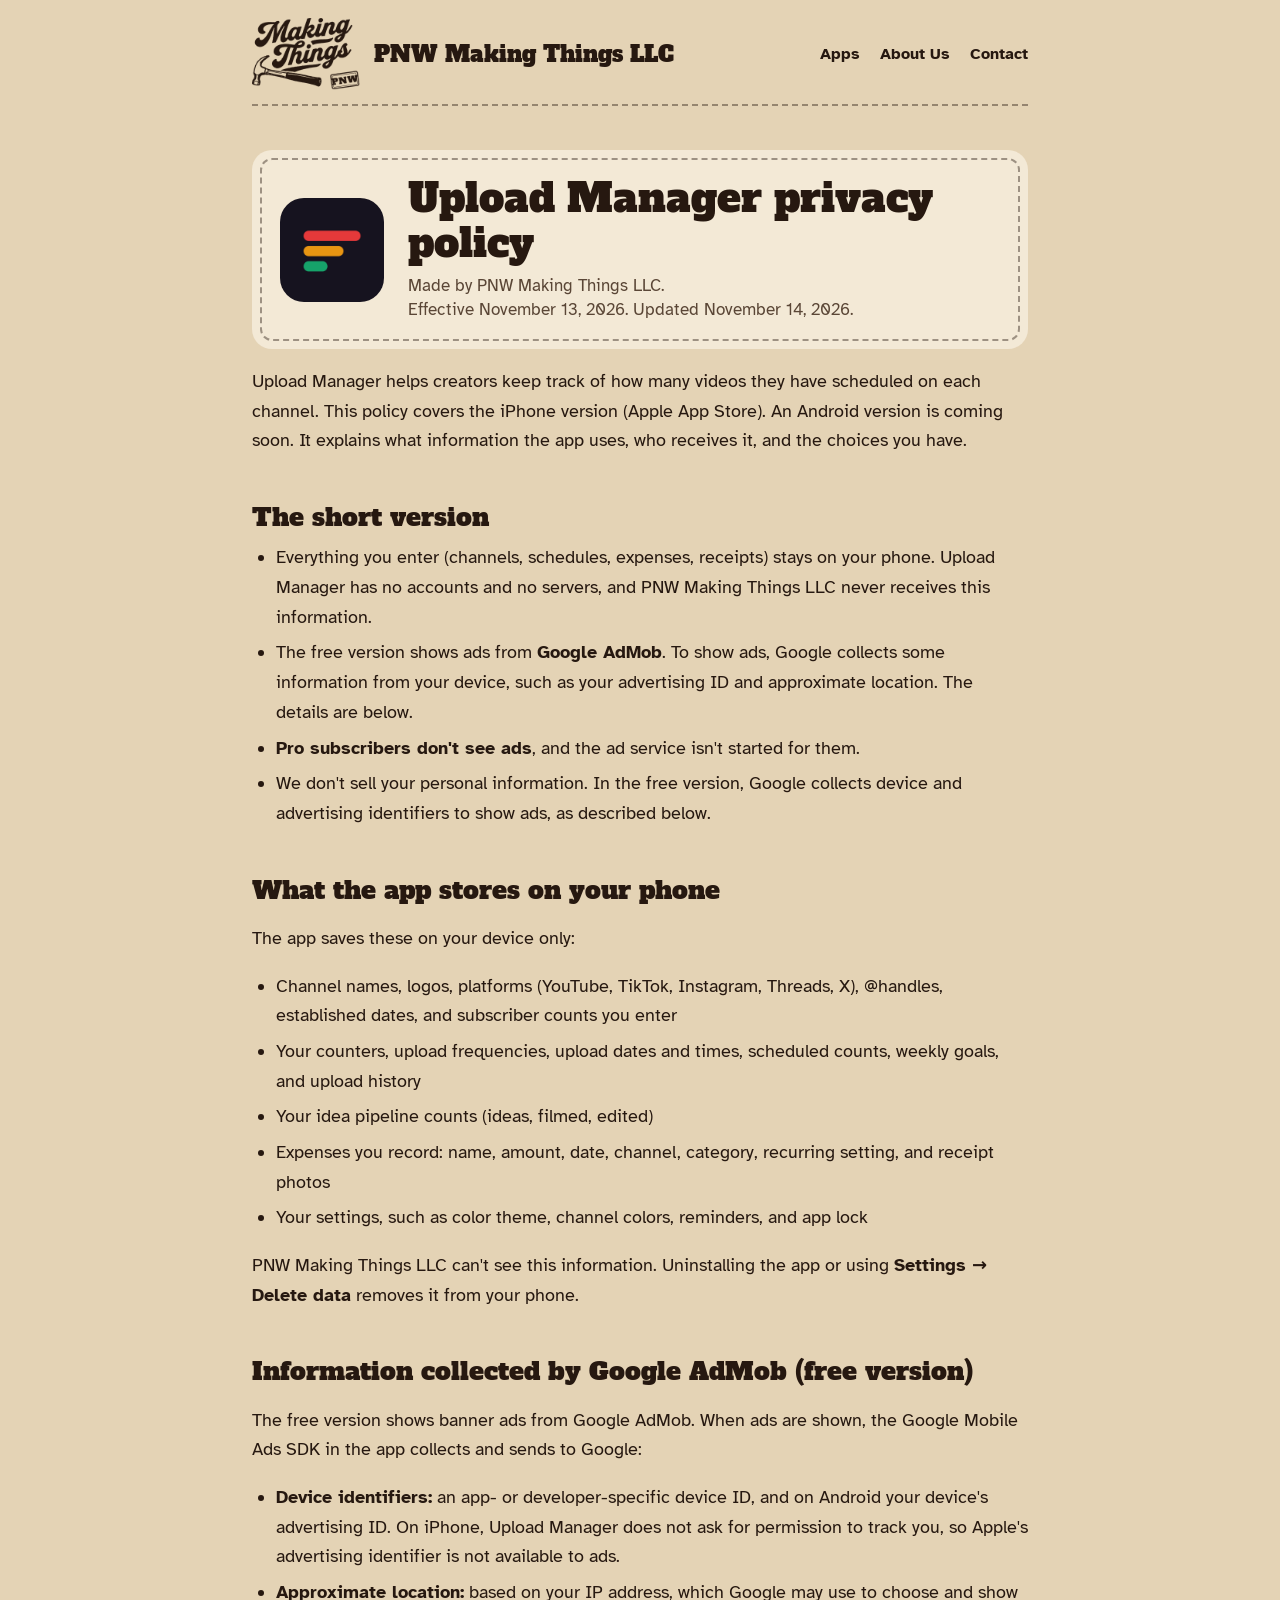
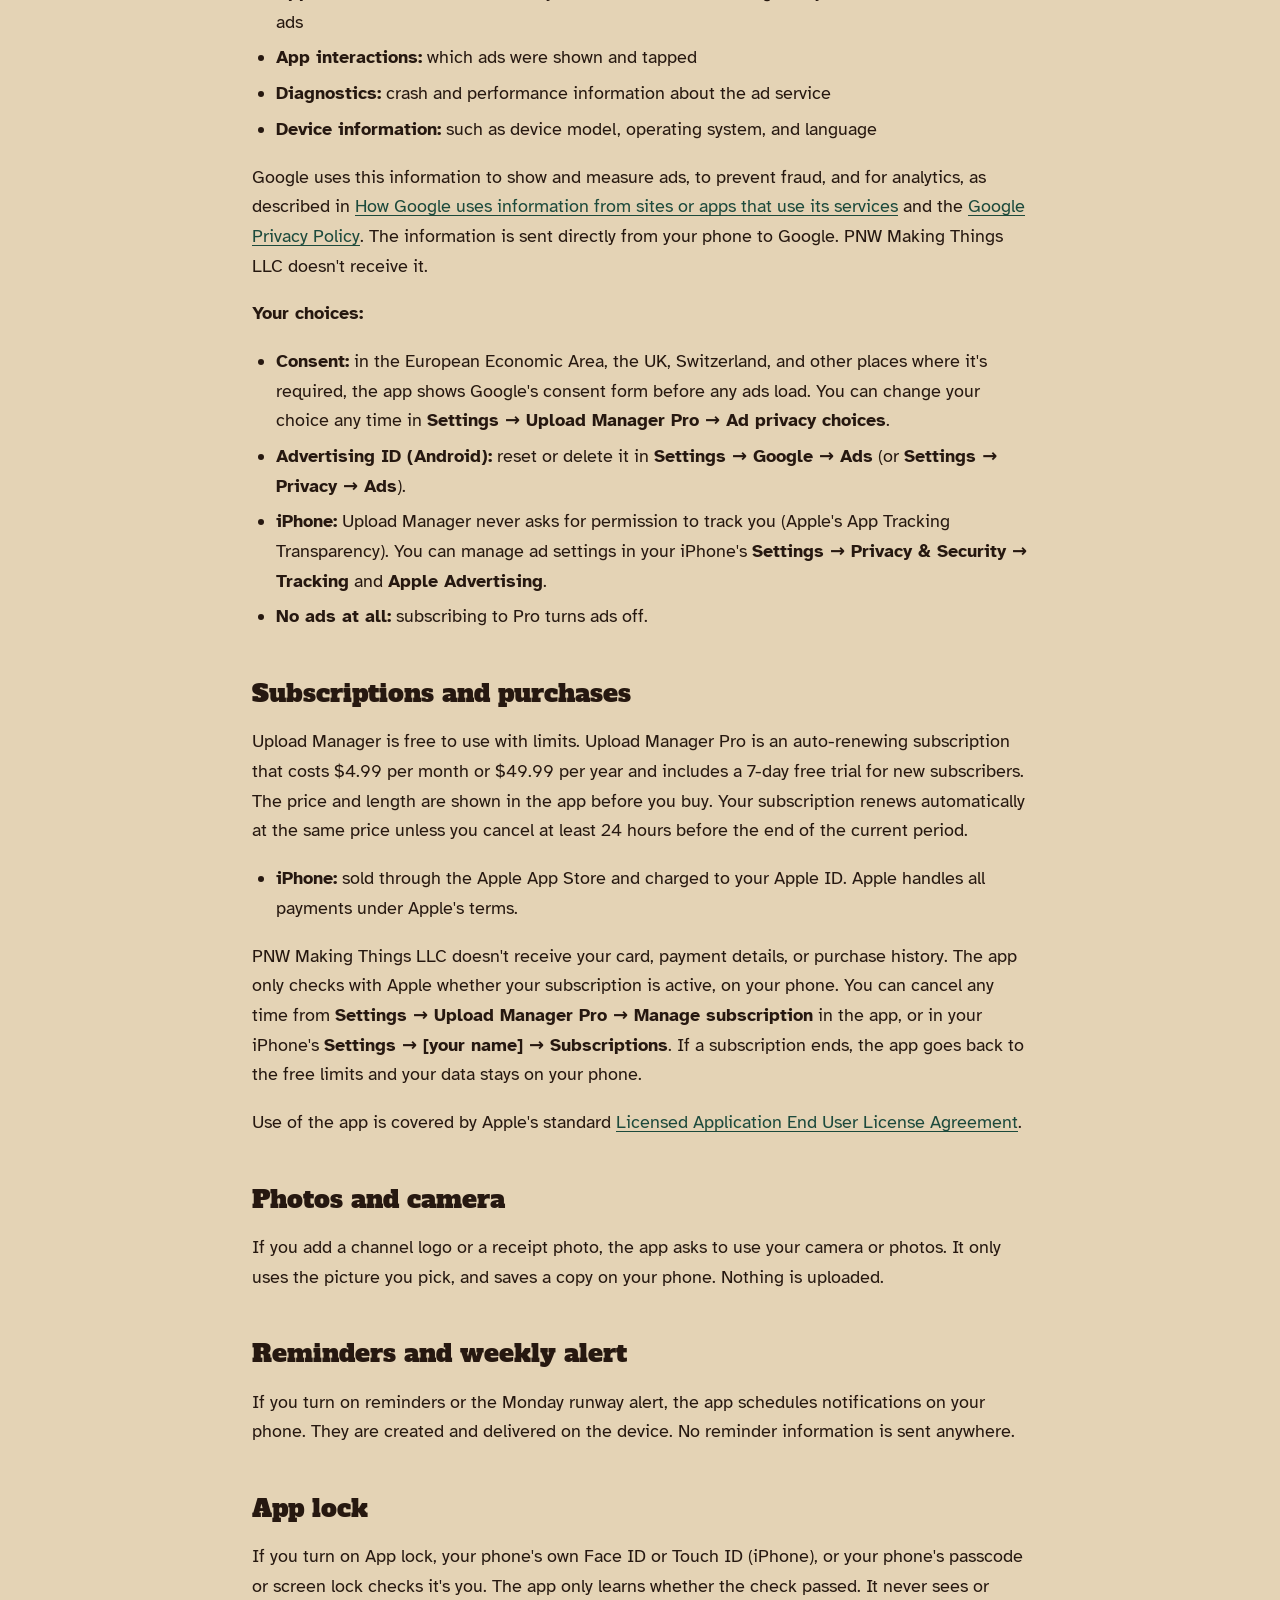
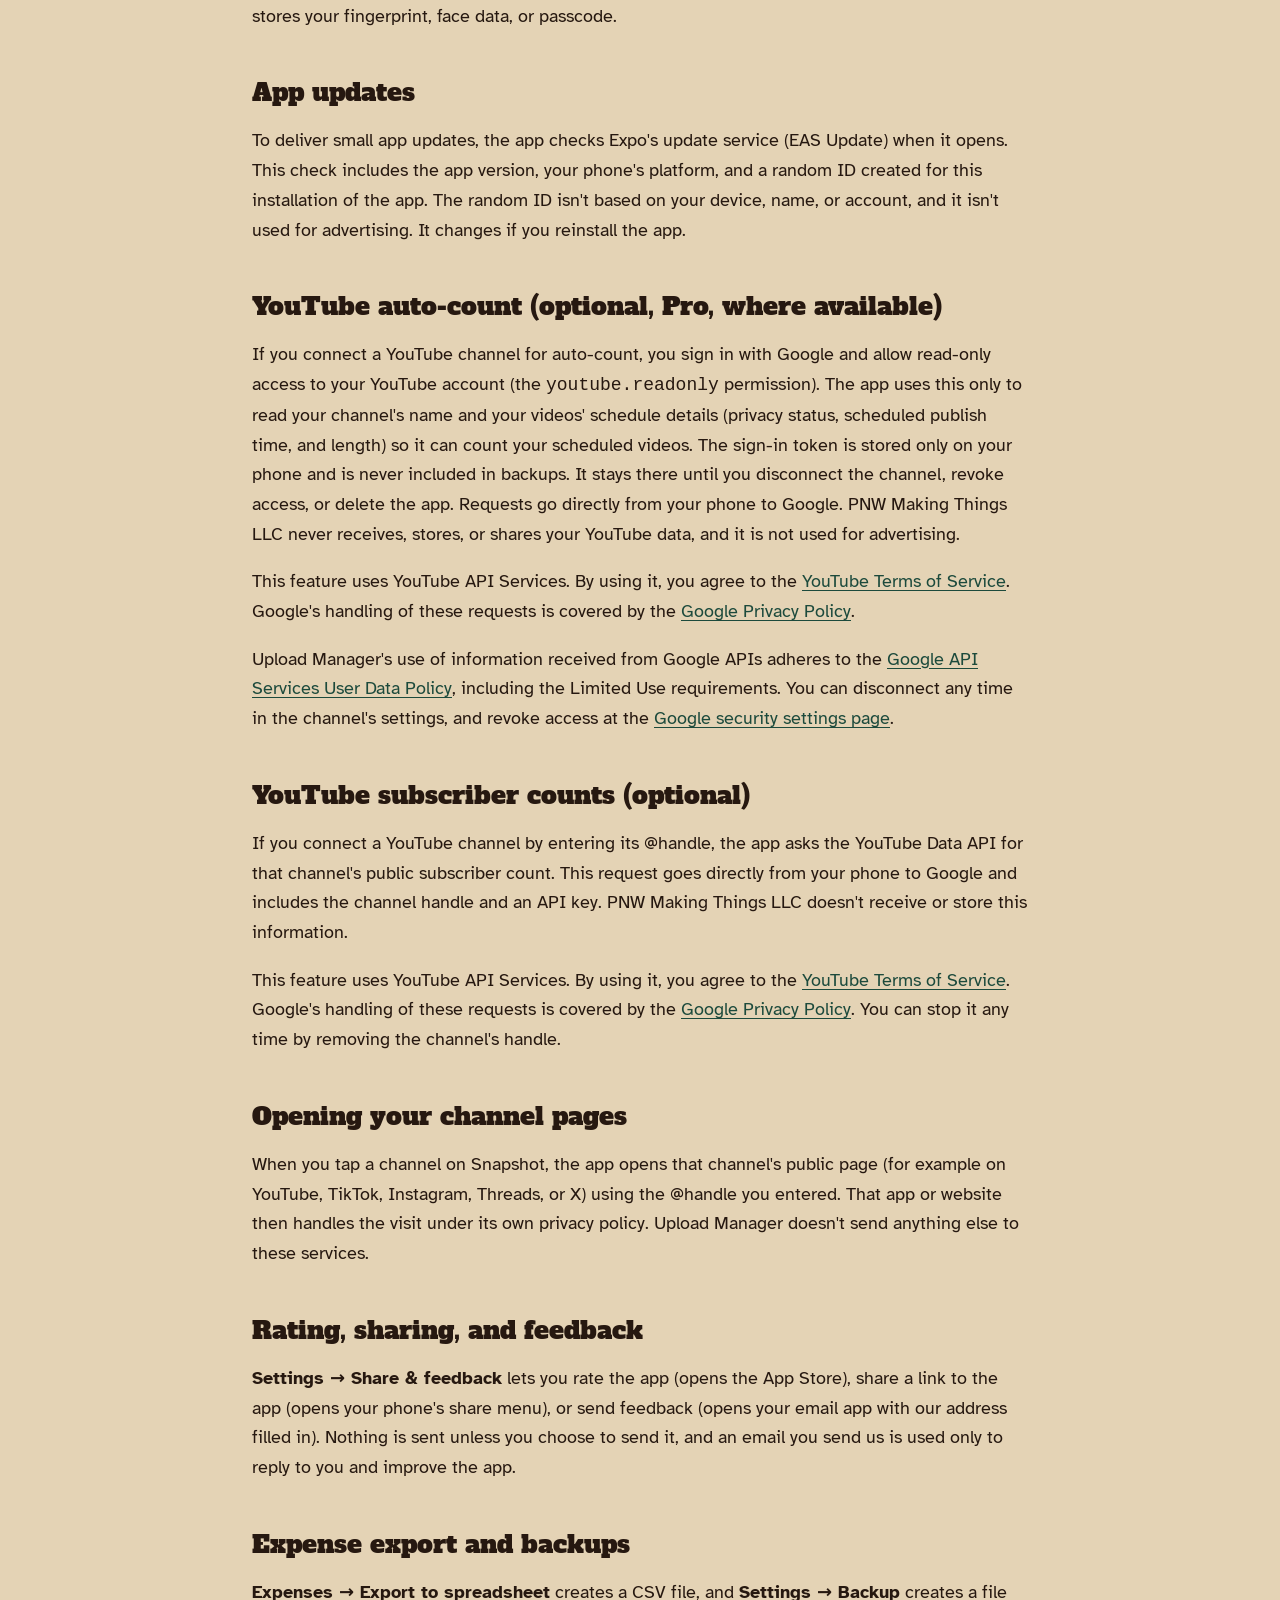
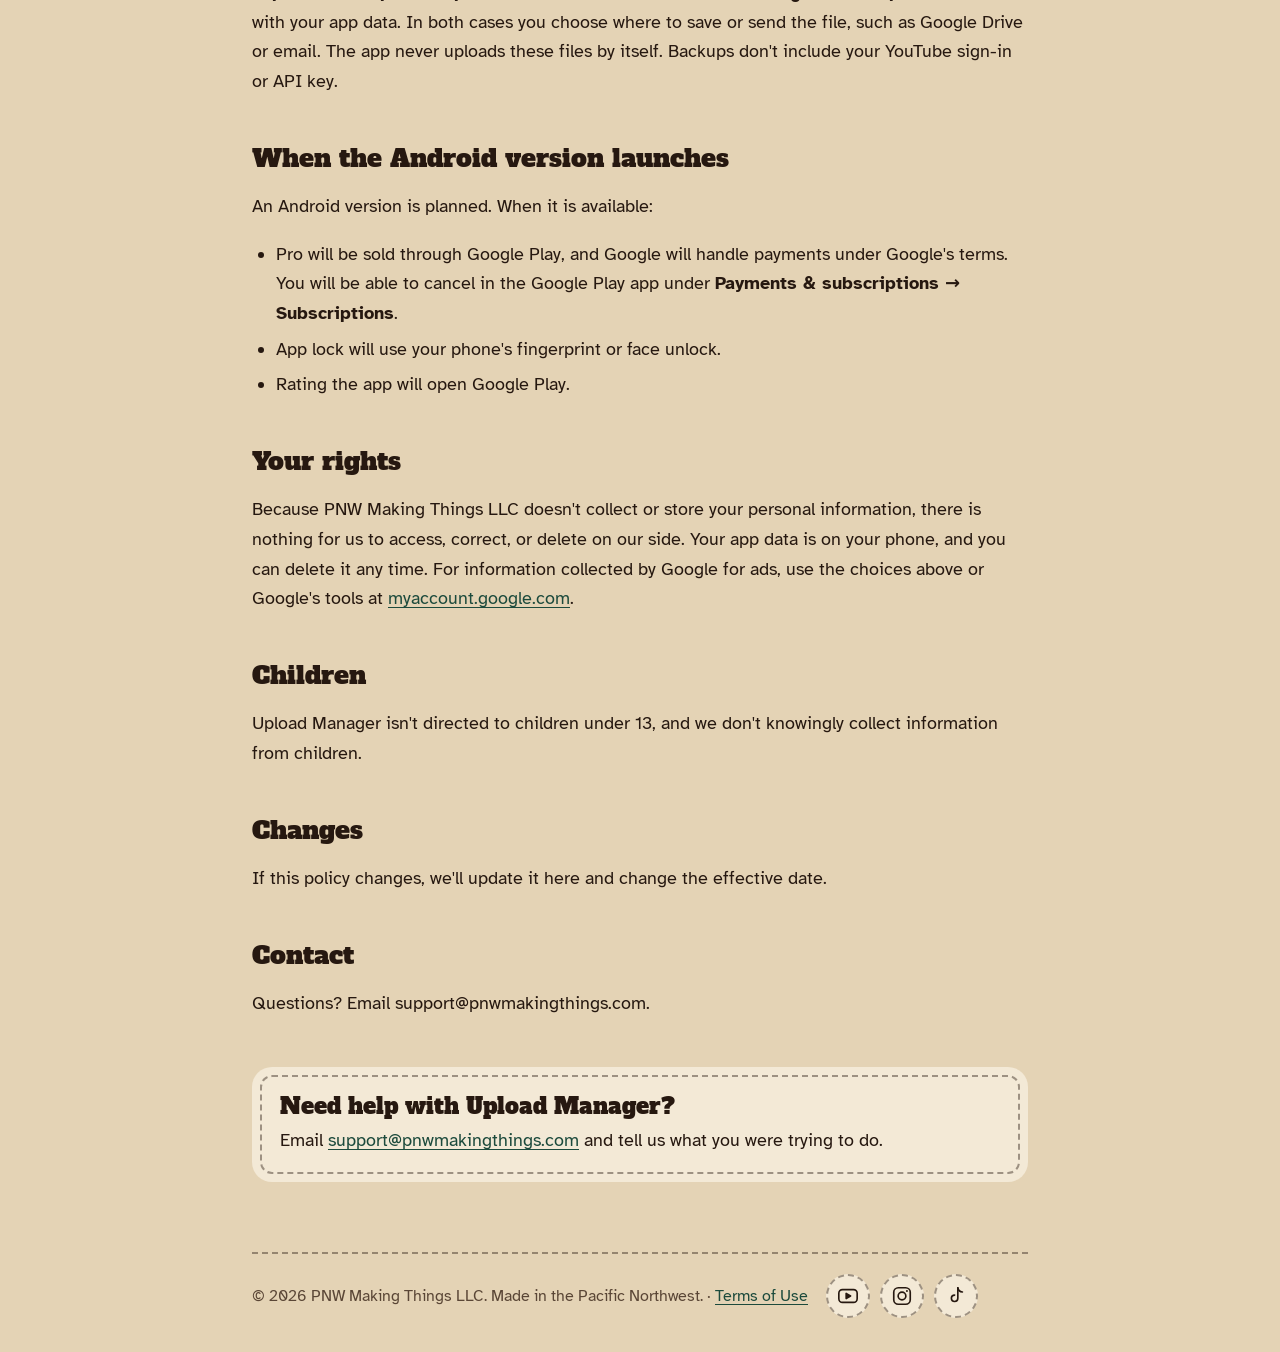
<file: upload-manager/index.html>
<!DOCTYPE html>
<html lang="en">
<head>
<meta charset="utf-8">
<meta name="viewport" content="width=device-width, initial-scale=1">
<title>Upload Manager Privacy Policy | PNW Making Things LLC</title>
<meta name="description" content="Privacy policy for Upload Manager by PNW Making Things LLC.">
<link rel="icon" type="image/png" href="../assets/favicon.png">
<link rel="stylesheet" href="../style.css?v=5">
</head>
<body>
<div class="shell">
<header class="top">
<a class="brand" href="../"><img src="../assets/logo.png" alt="" width="520" height="354"><span>PNW Making Things LLC</span></a>
<nav aria-label="Site"><a href="../#apps">Apps</a><a href="../about/">About Us</a><a href="../contact/">Contact</a></nav>
</header>
<main class="">
<article class="policy">
<div class="patch phead">
<img src="../assets/upload-manager.png" alt="Upload Manager app icon" width="104" height="104">
<div>
<h1>Upload Manager privacy policy</h1>
<p>Made by PNW Making Things LLC.<br>Effective November 13, 2026. Updated November 14, 2026.</p>
</div>
</div>
<p>Upload Manager helps creators keep track of how many videos they have scheduled on each channel. This policy covers the iPhone version (Apple App Store). An Android version is coming soon. It explains what information the app uses, who receives it, and the choices you have.</p>
<h2>The short version</h2>
<ul>
<li>Everything you enter (channels, schedules, expenses, receipts) stays on your phone. Upload Manager has no accounts and no servers, and PNW Making Things LLC never receives this information.</li>
<li>The free version shows ads from <strong>Google AdMob</strong>. To show ads, Google collects some information from your device, such as your advertising ID and approximate location. The details are below.</li>
<li><strong>Pro subscribers don't see ads</strong>, and the ad service isn't started for them.</li>
<li>We don't sell your personal information. In the free version, Google collects device and advertising identifiers to show ads, as described below.</li>
</ul>
<h2>What the app stores on your phone</h2>
<p>The app saves these on your device only:</p>
<ul>
<li>Channel names, logos, platforms (YouTube, TikTok, Instagram, Threads, X), @handles, established dates, and subscriber counts you enter</li>
<li>Your counters, upload frequencies, upload dates and times, scheduled counts, weekly goals, and upload history</li>
<li>Your idea pipeline counts (ideas, filmed, edited)</li>
<li>Expenses you record: name, amount, date, channel, category, recurring setting, and receipt photos</li>
<li>Your settings, such as color theme, channel colors, reminders, and app lock</li>
</ul>
<p>PNW Making Things LLC can't see this information. Uninstalling the app or using <strong>Settings → Delete data</strong> removes it from your phone.</p>
<h2>Information collected by Google AdMob (free version)</h2>
<p>The free version shows banner ads from Google AdMob. When ads are shown, the Google Mobile Ads SDK in the app collects and sends to Google:</p>
<ul>
<li><strong>Device identifiers:</strong> an app- or developer-specific device ID, and on Android your device's advertising ID. On iPhone, Upload Manager does not ask for permission to track you, so Apple's advertising identifier is not available to ads.</li>
<li><strong>Approximate location:</strong> based on your IP address, which Google may use to choose and show ads</li>
<li><strong>App interactions:</strong> which ads were shown and tapped</li>
<li><strong>Diagnostics:</strong> crash and performance information about the ad service</li>
<li><strong>Device information:</strong> such as device model, operating system, and language</li>
</ul>
<p>Google uses this information to show and measure ads, to prevent fraud, and for analytics, as described in <a href="https://policies.google.com/technologies/partner-sites">How Google uses information from sites or apps that use its services</a> and the <a href="https://policies.google.com/privacy">Google Privacy Policy</a>. The information is sent directly from your phone to Google. PNW Making Things LLC doesn't receive it.</p>
<p><strong>Your choices:</strong></p>
<ul>
<li><strong>Consent:</strong> in the European Economic Area, the UK, Switzerland, and other places where it's required, the app shows Google's consent form before any ads load. You can change your choice any time in <strong>Settings → Upload Manager Pro → Ad privacy choices</strong>.</li>
<li><strong>Advertising ID (Android):</strong> reset or delete it in <strong>Settings → Google → Ads</strong> (or <strong>Settings → Privacy → Ads</strong>).</li>
<li><strong>iPhone:</strong> Upload Manager never asks for permission to track you (Apple's App Tracking Transparency). You can manage ad settings in your iPhone's <strong>Settings → Privacy &amp; Security → Tracking</strong> and <strong>Apple Advertising</strong>.</li>
<li><strong>No ads at all:</strong> subscribing to Pro turns ads off.</li>
</ul>
<h2>Subscriptions and purchases</h2>
<p>Upload Manager is free to use with limits. Upload Manager Pro is an auto-renewing subscription that costs $4.99 per month or $49.99 per year and includes a 7-day free trial for new subscribers. The price and length are shown in the app before you buy. Your subscription renews automatically at the same price unless you cancel at least 24 hours before the end of the current period.</p>
<ul>
<li><strong>iPhone:</strong> sold through the Apple App Store and charged to your Apple ID. Apple handles all payments under Apple's terms.</li>
</ul>
<p>PNW Making Things LLC doesn't receive your card, payment details, or purchase history. The app only checks with Apple whether your subscription is active, on your phone. You can cancel any time from <strong>Settings → Upload Manager Pro → Manage subscription</strong> in the app, or in your iPhone's <strong>Settings → [your name] → Subscriptions</strong>. If a subscription ends, the app goes back to the free limits and your data stays on your phone.</p>
<p>Use of the app is covered by Apple's standard <a href="https://www.apple.com/legal/internet-services/itunes/dev/stdeula/">Licensed Application End User License Agreement</a>.</p>
<h2>Photos and camera</h2>
<p>If you add a channel logo or a receipt photo, the app asks to use your camera or photos. It only uses the picture you pick, and saves a copy on your phone. Nothing is uploaded.</p>
<h2>Reminders and weekly alert</h2>
<p>If you turn on reminders or the Monday runway alert, the app schedules notifications on your phone. They are created and delivered on the device. No reminder information is sent anywhere.</p>
<h2>App lock</h2>
<p>If you turn on App lock, your phone's own Face ID or Touch ID (iPhone), or your phone's passcode or screen lock checks it's you. The app only learns whether the check passed. It never sees or stores your fingerprint, face data, or passcode.</p>
<h2>App updates</h2>
<p>To deliver small app updates, the app checks Expo's update service (EAS Update) when it opens. This check includes the app version, your phone's platform, and a random ID created for this installation of the app. The random ID isn't based on your device, name, or account, and it isn't used for advertising. It changes if you reinstall the app.</p>
<h2>YouTube auto-count (optional, Pro, where available)</h2>
<p>If you connect a YouTube channel for auto-count, you sign in with Google and allow read-only access to your YouTube account (the <code>youtube.readonly</code> permission). The app uses this only to read your channel's name and your videos' schedule details (privacy status, scheduled publish time, and length) so it can count your scheduled videos. The sign-in token is stored only on your phone and is never included in backups. It stays there until you disconnect the channel, revoke access, or delete the app. Requests go directly from your phone to Google. PNW Making Things LLC never receives, stores, or shares your YouTube data, and it is not used for advertising.</p>
<p>This feature uses YouTube API Services. By using it, you agree to the <a href="https://www.youtube.com/t/terms">YouTube Terms of Service</a>. Google's handling of these requests is covered by the <a href="https://policies.google.com/privacy">Google Privacy Policy</a>.</p>
<p>Upload Manager's use of information received from Google APIs adheres to the <a href="https://developers.google.com/terms/api-services-user-data-policy">Google API Services User Data Policy</a>, including the Limited Use requirements. You can disconnect any time in the channel's settings, and revoke access at the <a href="https://myaccount.google.com/permissions">Google security settings page</a>.</p>
<h2>YouTube subscriber counts (optional)</h2>
<p>If you connect a YouTube channel by entering its @handle, the app asks the YouTube Data API for that channel's public subscriber count. This request goes directly from your phone to Google and includes the channel handle and an API key. PNW Making Things LLC doesn't receive or store this information.</p>
<p>This feature uses YouTube API Services. By using it, you agree to the <a href="https://www.youtube.com/t/terms">YouTube Terms of Service</a>. Google's handling of these requests is covered by the <a href="https://policies.google.com/privacy">Google Privacy Policy</a>. You can stop it any time by removing the channel's handle.</p>
<h2>Opening your channel pages</h2>
<p>When you tap a channel on Snapshot, the app opens that channel's public page (for example on YouTube, TikTok, Instagram, Threads, or X) using the @handle you entered. That app or website then handles the visit under its own privacy policy. Upload Manager doesn't send anything else to these services.</p>
<h2>Rating, sharing, and feedback</h2>
<p><strong>Settings → Share &amp; feedback</strong> lets you rate the app (opens the App Store), share a link to the app (opens your phone's share menu), or send feedback (opens your email app with our address filled in). Nothing is sent unless you choose to send it, and an email you send us is used only to reply to you and improve the app.</p>
<h2>Expense export and backups</h2>
<p><strong>Expenses → Export to spreadsheet</strong> creates a CSV file, and <strong>Settings → Backup</strong> creates a file with your app data. In both cases you choose where to save or send the file, such as Google Drive or email. The app never uploads these files by itself. Backups don't include your YouTube sign-in or API key.</p>
<h2>When the Android version launches</h2>
<p>An Android version is planned. When it is available:</p>
<ul>
<li>Pro will be sold through Google Play, and Google will handle payments under Google's terms. You will be able to cancel in the Google Play app under <strong>Payments &amp; subscriptions → Subscriptions</strong>.</li>
<li>App lock will use your phone's fingerprint or face unlock.</li>
<li>Rating the app will open Google Play.</li>
</ul>
<h2>Your rights</h2>
<p>Because PNW Making Things LLC doesn't collect or store your personal information, there is nothing for us to access, correct, or delete on our side. Your app data is on your phone, and you can delete it any time. For information collected by Google for ads, use the choices above or Google's tools at <a href="https://myaccount.google.com">myaccount.google.com</a>.</p>
<h2>Children</h2>
<p>Upload Manager isn't directed to children under 13, and we don't knowingly collect information from children.</p>
<h2>Changes</h2>
<p>If this policy changes, we'll update it here and change the effective date.</p>
<h2>Contact</h2>
<p>Questions? Email support@pnwmakingthings.com.</p>
<div class="patch help">
<h2>Need help with Upload Manager?</h2>
<p>Email <a href="mailto:support@pnwmakingthings.com">support@pnwmakingthings.com</a> and tell us what you were trying to do.</p>
</div>
</article>
</main>
<footer><span>&copy; 2026 PNW Making Things LLC. Made in the Pacific Northwest. &middot; <a href="../terms/">Terms of Use</a></span>
<ul class="social" aria-label="Follow us">
<li><a href="https://www.youtube.com/@PNWMakingThings" target="_blank" rel="noopener" aria-label="PNW Making Things LLC on YouTube"><svg viewBox="0 0 24 24" width="22" height="22" aria-hidden="true" fill="none" stroke="currentColor" stroke-width="1.8" stroke-linejoin="round"><rect x="2" y="5" width="20" height="14" rx="4"/><path d="M10 9.2v5.6l4.8-2.8z" fill="currentColor"/></svg></a></li>
<li><a href="https://www.instagram.com/pnwmakingthings/" target="_blank" rel="noopener" aria-label="PNW Making Things LLC on Instagram"><svg viewBox="0 0 24 24" width="22" height="22" aria-hidden="true" fill="none" stroke="currentColor" stroke-width="1.8"><rect x="3" y="3" width="18" height="18" rx="5"/><circle cx="12" cy="12" r="4.2"/><circle cx="17.4" cy="6.6" r="1.1" fill="currentColor" stroke="none"/></svg></a></li>
<li><a href="https://www.tiktok.com/@pnwmakingthings" target="_blank" rel="noopener" aria-label="PNW Making Things LLC on TikTok"><svg viewBox="0 0 24 24" width="22" height="22" aria-hidden="true" fill="none" stroke="currentColor" stroke-width="1.8" stroke-linecap="round" stroke-linejoin="round"><path d="M14 3v11.5a3.5 3.5 0 1 1-3.5-3.5"/><path d="M14 3c.4 2.6 2.2 4.4 5 4.6"/></svg></a></li>
</ul>
</footer>
</div>
</body>
</html>
</file>
<file: style.css>
@font-face{font-family:"Alfa Slab One";src:url("assets/fonts/AlfaSlabOne-Regular.ttf") format("truetype");font-display:swap}
@font-face{font-family:"Atkinson";src:url("assets/fonts/AtkinsonHyperlegible-Regular.ttf") format("truetype");font-weight:400;font-display:swap}
@font-face{font-family:"Atkinson";src:url("assets/fonts/AtkinsonHyperlegible-Bold.ttf") format("truetype");font-weight:700;font-display:swap}
:root{--kraft:#e4d3b5;--paper:#f3e9d6;--ink:#261810;--soft:#5a4636;--stitch:rgba(38,24,16,.42);--spruce:#1c4a3c;--line:rgba(38,24,16,.18)}
*{box-sizing:border-box}
html{-webkit-text-size-adjust:100%}
body{margin:0;background:var(--kraft);color:var(--ink);font:18px/1.65 "Atkinson",system-ui,-apple-system,"Segoe UI",sans-serif}
a{color:var(--spruce);text-underline-offset:3px}
a:focus-visible{outline:3px solid var(--spruce);outline-offset:3px;border-radius:4px}
.shell{max-width:820px;margin:0 auto;padding:0 22px}
.top{display:flex;align-items:center;justify-content:space-between;gap:16px;padding:18px 0 14px;border-bottom:2px dashed var(--stitch)}
.brand{display:flex;align-items:center;gap:14px;text-decoration:none;color:var(--ink)}
.brand img{height:72px;width:auto;display:block}
.brand span{font-family:"Alfa Slab One",serif;font-size:22px;line-height:1.1}
.top nav{display:flex;gap:20px;font-weight:700;font-size:16px}
.top nav a{text-decoration:none;color:var(--ink);white-space:nowrap}
.top nav a:hover{text-decoration:underline}
main{padding:44px 0 64px}
h1{font-family:"Alfa Slab One",serif;font-weight:400;line-height:1.12;margin:0}
.home h1{font-size:30px}
.lead{font-size:21px;color:var(--soft);margin:18px 0 0;max-width:46ch}
h2{font-family:"Alfa Slab One",serif;font-weight:400;font-size:25px;line-height:1.25;margin:46px 0 10px}
h3{font-size:19px;font-weight:700;margin:28px 0 6px}
.patch{background:var(--paper);border-radius:20px;padding:26px 28px;outline:2px dashed var(--stitch);outline-offset:-10px}
.apps{list-style:none;margin:16px 0 0;padding:14px 28px}
.apps li{display:flex;gap:20px;align-items:center;padding:20px 0}
.apps li+li{border-top:1px solid var(--line)}
.apps img{width:76px;height:76px;border-radius:18px;flex:none;display:block}
.apps h3{margin:0;font-size:21px}
.apps p{margin:2px 0 6px;color:var(--soft);font-size:17px;line-height:1.45}
.apps a{font-weight:700}
.apps .off{font-weight:700;color:rgba(38,24,16,.38);cursor:not-allowed}
.soon{display:inline-block;vertical-align:middle;margin-left:8px;padding:2px 10px;border:1.5px dashed var(--stitch);border-radius:999px;font-size:14px;font-weight:700;color:var(--soft)}
.phead{display:flex;gap:24px;align-items:center}
.phead img{width:104px;height:104px;border-radius:24px;flex:none;display:block}
.phead h1{font-size:clamp(28px,5vw,40px)}
.phead p{margin:8px 0 0;color:var(--soft);font-size:16.5px;line-height:1.5}
.policy{max-width:68ch;margin:0 auto}
.policy>.patch{margin-bottom:6px}
.policy p,.policy li,.policy dd{max-width:68ch}
.policy ul{padding-left:24px;margin:8px 0}
.policy li{margin:6px 0}
.policy dt{font-weight:700;margin-top:18px}
.policy dd{margin:2px 0 0}
.help{margin-top:48px}
.help h2{margin:0 0 6px;font-size:22px}
.help p{margin:0}
.others{margin:14px 0 0;padding:0;list-style:none;display:flex;flex-wrap:wrap;gap:8px 22px;font-weight:700}
.social{list-style:none;margin:0;padding:0;display:flex;gap:10px}
.social li{list-style:none;margin:0;padding:0}
.social a{display:flex;align-items:center;justify-content:center;width:44px;height:44px;border:2px dashed var(--stitch);border-radius:50%;background:var(--paper);color:var(--ink);text-decoration:none}
.social a:hover{border-style:solid;border-color:var(--ink)}
.social svg{display:block}
footer{display:flex;align-items:center;flex-wrap:wrap;gap:12px 18px}
footer{border-top:2px dashed var(--stitch);padding:20px 0 34px;color:var(--soft);font-size:15.5px}
@media (max-width:560px){
 body{font-size:17px}
 .brand img{height:54px}.brand span{font-size:18px}
 .top nav{gap:14px;font-size:15px}
 .patch{padding:24px 22px}.apps{padding:12px 22px}
 .apps li{align-items:flex-start;gap:14px}.apps img{width:60px;height:60px;border-radius:14px}
 .phead{flex-direction:column;align-items:flex-start;gap:16px}.phead img{width:84px;height:84px;border-radius:20px}
}
.apps li>div{flex:1;min-width:0}
.apps h3{display:flex;align-items:center;justify-content:space-between;gap:12px}
.apps h3 .soon,.apps h3 .store{margin-left:auto;flex:none}
.apps h3 .store{line-height:0;border:0;text-decoration:none}
.apps h3 .store img{display:block;height:32px;width:auto;border-radius:6px}
.apps h3 .soon{min-width:96px;text-align:center}
@media (max-width:560px){.apps h3{flex-direction:column;align-items:flex-start;gap:6px}.apps h3 .soon,.apps h3 .store{margin-left:0}}
@media (max-width:560px){.top{flex-wrap:wrap;row-gap:10px}.brand span{white-space:nowrap}.top nav{width:100%;justify-content:flex-start}}
@media (max-width:380px){.brand span{font-size:15.5px}.brand img{height:48px}.brand{gap:10px}}
</file>
